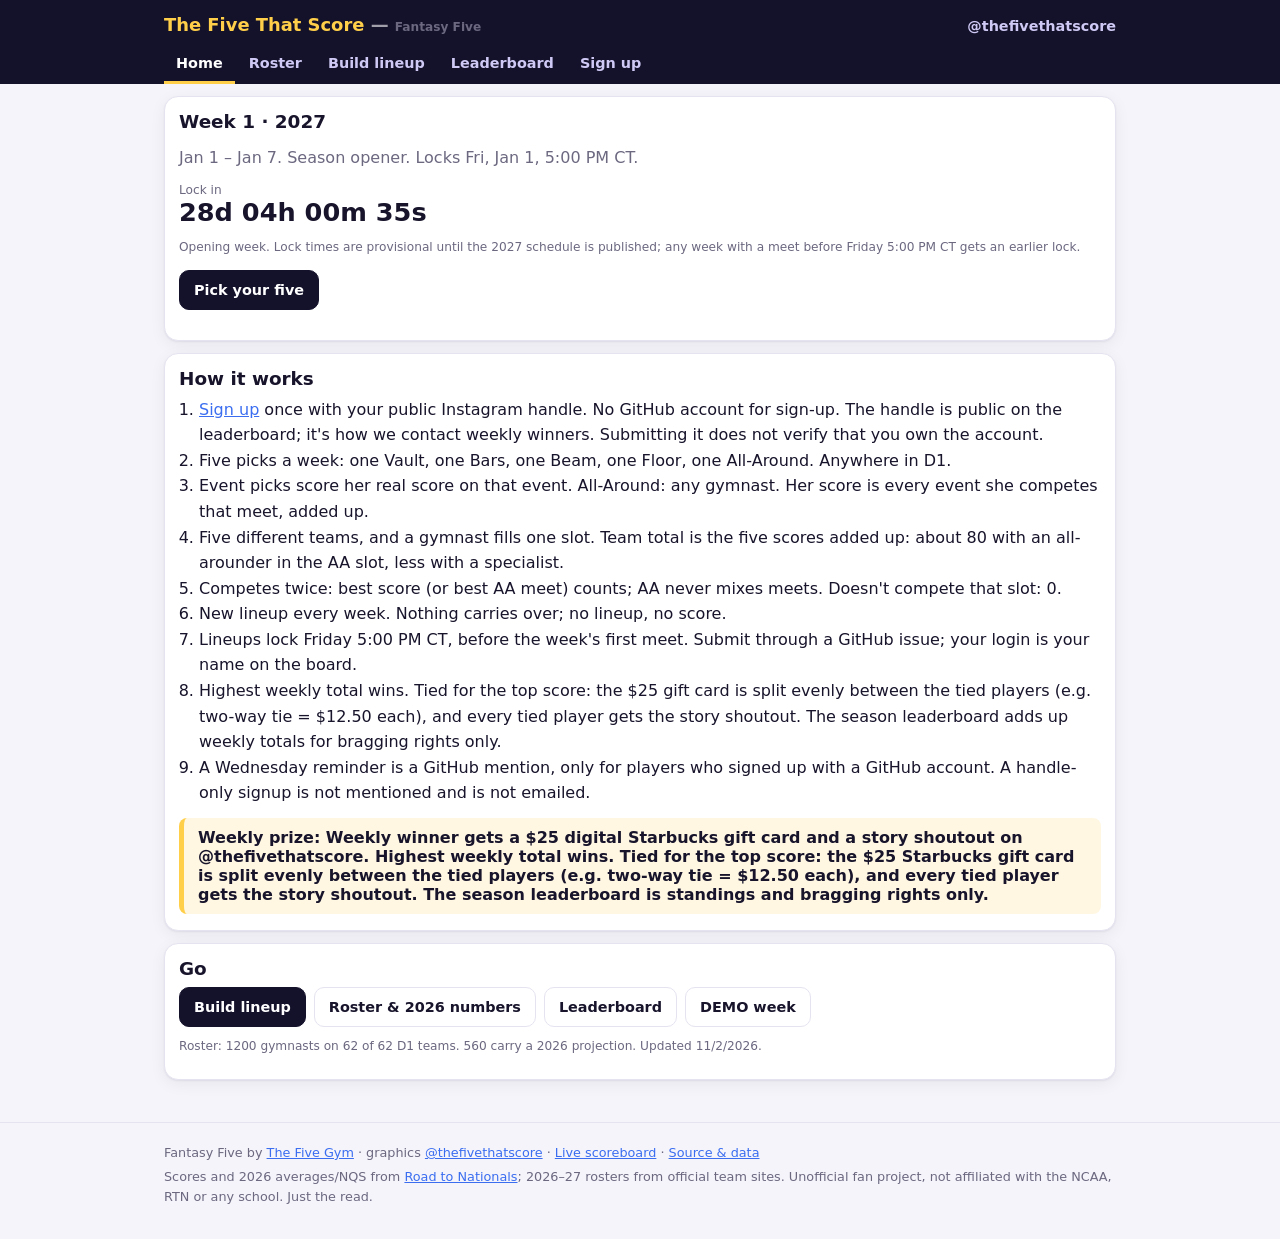
<file: index.html>
<!doctype html>
<html lang="en">
<head>
<meta charset="utf-8">
<meta name="viewport" content="width=device-width, initial-scale=1, viewport-fit=cover">
<title>Fantasy Five — The Five That Score</title>
<meta name="description" content="Fantasy Five: five picks a week, one each on Vault, Bars, Beam, Floor and All-Around, from the NCAA D1 women's gymnastics season. By The Five That Score. Just the read.">
<link rel="canonical" href="https://thefivegym.github.io/fantasy-five/">
<meta property="og:type" content="website">
<meta property="og:site_name" content="Fantasy Five">
<meta property="og:url" content="https://thefivegym.github.io/fantasy-five/">
<meta property="og:title" content="Fantasy Five — The Five That Score">
<meta property="og:description" content="5 picks a week: Vault, Bars, Beam, Floor + one All-Around. Any D1 gymnast, five different teams. Weekly prize: $25 Starbucks gift card + story shoutout. Starts January. Just the read.">
<meta property="og:image" content="https://thefivegym.github.io/fantasy-five/assets/promo/fantasy-five-card-1200x630.png">
<meta property="og:image:secure_url" content="https://thefivegym.github.io/fantasy-five/assets/promo/fantasy-five-card-1200x630.png">
<meta property="og:image:type" content="image/png">
<meta property="og:image:width" content="1200">
<meta property="og:image:height" content="630">
<meta property="og:image:alt" content="Fantasy Five by The Five That Score: 5 picks a week, Vault, Bars, Beam, Floor plus one All-Around. Any D1 gymnast, five different teams. Weekly prize: $25 Starbucks gift card + a story shoutout. Starts January. thefivegym.github.io/fantasy-five">
<meta name="twitter:card" content="summary_large_image">
<meta name="twitter:site" content="@thefivethatscore">
<meta name="twitter:title" content="Fantasy Five — The Five That Score">
<meta name="twitter:description" content="5 picks a week: Vault, Bars, Beam, Floor + one All-Around. Any D1 gymnast, five different teams. Weekly prize: $25 Starbucks gift card + story shoutout. Starts January. Just the read.">
<meta name="twitter:image" content="https://thefivegym.github.io/fantasy-five/assets/promo/fantasy-five-card-1200x630.png">
<meta name="twitter:image:alt" content="Fantasy Five by The Five That Score: 5 picks a week, Vault, Bars, Beam, Floor plus one All-Around. Any D1 gymnast, five different teams. Weekly prize: $25 Starbucks gift card + a story shoutout. Starts January. thefivegym.github.io/fantasy-five">
<meta name="theme-color" content="#14112b">
<link rel="icon" href="data:image/svg+xml,%3Csvg xmlns='http://www.w3.org/2000/svg' viewBox='0 0 64 64'%3E%3Crect width='64' height='64' rx='14' fill='%2314112b'/%3E%3Ctext x='32' y='44' font-family='Arial,sans-serif' font-size='34' font-weight='700' text-anchor='middle' fill='%23ffcf4a'%3E5%3C/text%3E%3C/svg%3E">
<link rel="stylesheet" href="assets/style.css">
<script src="assets/common.js"></script>
</head>
<body>
<main class="wrap">
  <div id="banner" class="banner" hidden></div>
  <section class="card" id="week">
    <p class="muted">Loading the week…</p>
  </section>
  <section class="card">
    <h2>How it works</h2>
    <ol class="rules">
      <li><a href="signup.html">Sign up</a> once with your public Instagram handle. No GitHub account for sign-up. The handle is public on the leaderboard; it's how we contact weekly winners. Submitting it does not verify that you own the account.</li>
      <li>Five picks a week: one Vault, one Bars, one Beam, one Floor, one All-Around. Anywhere in D1.</li>
      <li>Event picks score her real score on that event. All-Around: any gymnast. Her score is every event she competes that meet, added up.</li>
      <li>Five different teams, and a gymnast fills one slot. Team total is the five scores added up: about 80 with an all-arounder in the AA slot, less with a specialist.</li>
      <li>Competes twice: best score (or best AA meet) counts; AA never mixes meets. Doesn't compete that slot: 0.</li>
      <li>New lineup every week. Nothing carries over; no lineup, no score.</li>
      <li>Lineups lock Friday 5:00 PM CT, before the week's first meet. Submit through a GitHub issue; your login is your name on the board.</li>
      <li>Highest weekly total wins. Tied for the top score: the $25 gift card is split evenly between the tied players (e.g. two-way tie = $12.50 each), and every tied player gets the story shoutout. The season leaderboard adds up weekly totals for bragging rights only.</li>
      <li>A Wednesday reminder is a GitHub mention, only for players who signed up with a GitHub account. A handle-only signup is not mentioned and is not emailed.</li>
    </ol>
    <p class="prize-line"><b>Weekly prize:</b> Weekly winner gets a $25 digital Starbucks gift card and a story shoutout on @thefivethatscore. Highest weekly total wins. Tied for the top score: the $25 Starbucks gift card is split evenly between the tied players (e.g. two-way tie = $12.50 each), and every tied player gets the story shoutout. The season leaderboard is standings and bragging rights only.</p>
  </section>
  <section class="card">
    <h2>Go</h2>
    <div class="links">
      <a class="btn primary" href="build.html">Build lineup</a>
      <a class="btn" href="roster.html">Roster &amp; 2026 numbers</a>
      <a class="btn" href="leaderboard.html">Leaderboard</a>
      <a class="btn" id="demo-link" href="leaderboard.html?season=demo">DEMO week</a>
    </div>
    <p class="sub" id="roster-meta"></p>
  </section>
</main>
<script>
FF.chrome('index.html');
(async () => {
  const s = await FF.season();
  const el = document.getElementById('week');
  const w = FF.openWeek(s);
  const g = await FF.gymnasts();
  document.getElementById('roster-meta').textContent = `Roster: ${g.gymnasts.length} gymnasts on ${g.coverage.teams_with_roster} of ${g.coverage.teams_total} D1 teams. ${g.coverage.with_projection} carry a 2026 projection. Updated ${new Date(g.generated_at).toLocaleDateString('en-US', { timeZone: 'America/Chicago' })}.`;
  if (!w) { el.innerHTML = `<h2>${FF.esc(s.season)} season</h2><p>No open week. The season is over or between weeks.</p>`; return; }
  const before = s.weeks.filter(x => new Date(x.lock) < Date.now()).length === 0;
  el.innerHTML = `<h2>${FF.esc(w.label || 'Week ' + w.week)} · ${s.season}</h2>
    <p class="muted">${FF.fmtDate(w.start)} – ${FF.fmtDate(w.end)}. ${before ? 'Season opener.' : ''} Locks ${FF.fmtCT(w.lock)}.</p>
    <div class="kpi"><div><div class="sub">Lock in</div><div class="countdown" id="cd">—</div></div></div>
    ${w.note ? `<p class="sub">${FF.esc(w.note)}</p>` : ''}
    <p><a class="btn primary" href="build.html">Pick your five</a></p>`;
  const cd = document.getElementById('cd');
  const tick = () => { cd.textContent = FF.countdown(new Date(w.lock) - Date.now()); };
  tick(); setInterval(tick, 1000);
})().catch(e => { const b = document.getElementById('banner'); b.hidden = false; b.className = 'banner err'; b.textContent = 'Could not load data: ' + e.message; });
</script>
</body>
</html>
</file>
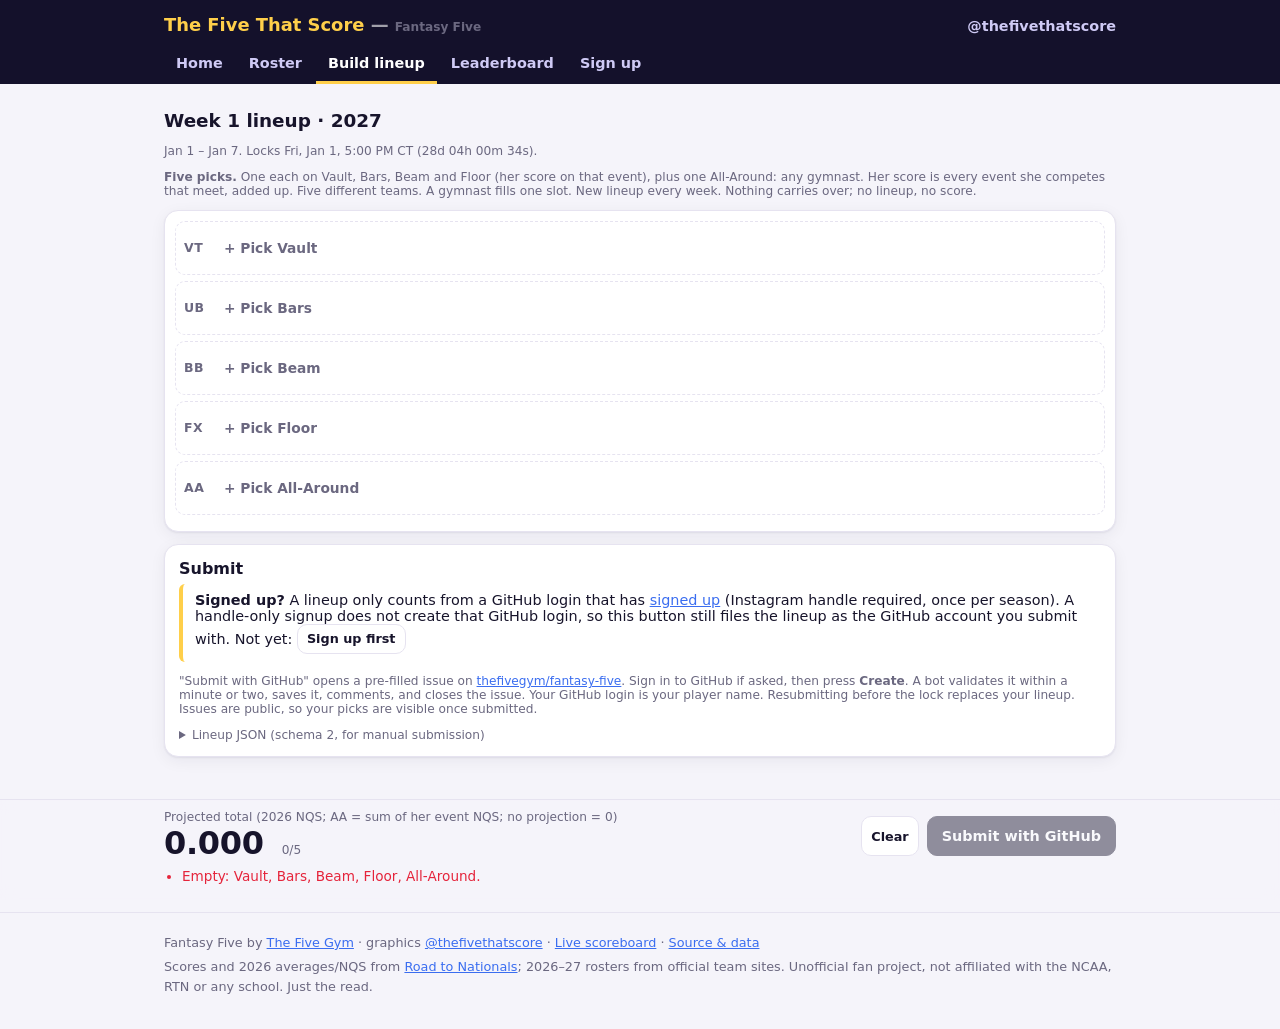
<file: build.html>
<!doctype html>
<html lang="en">
<head>
<meta charset="utf-8">
<meta name="viewport" content="width=device-width, initial-scale=1, viewport-fit=cover">
<title>Build lineup — Fantasy Five</title>
<meta name="description" content="Fantasy Five: five picks a week, one each on Vault, Bars, Beam, Floor and All-Around, from the NCAA D1 women's gymnastics season. By The Five That Score. Just the read.">
<link rel="canonical" href="https://thefivegym.github.io/fantasy-five/build.html">
<meta property="og:type" content="website">
<meta property="og:site_name" content="Fantasy Five">
<meta property="og:url" content="https://thefivegym.github.io/fantasy-five/build.html">
<meta property="og:title" content="Build lineup — Fantasy Five">
<meta property="og:description" content="Build this week&#x27;s lineup: Vault, Bars, Beam, Floor + one All-Around. Any D1 gymnast, five different teams. Locks Friday 5 PM CT. Just the read.">
<meta property="og:image" content="https://thefivegym.github.io/fantasy-five/assets/promo/fantasy-five-card-1200x630.png">
<meta property="og:image:secure_url" content="https://thefivegym.github.io/fantasy-five/assets/promo/fantasy-five-card-1200x630.png">
<meta property="og:image:type" content="image/png">
<meta property="og:image:width" content="1200">
<meta property="og:image:height" content="630">
<meta property="og:image:alt" content="Fantasy Five by The Five That Score: 5 picks a week, Vault, Bars, Beam, Floor plus one All-Around. Any D1 gymnast, five different teams. Weekly prize: $25 Starbucks gift card + a story shoutout. Starts January. thefivegym.github.io/fantasy-five">
<meta name="twitter:card" content="summary_large_image">
<meta name="twitter:site" content="@thefivethatscore">
<meta name="twitter:title" content="Build lineup — Fantasy Five">
<meta name="twitter:description" content="Build this week&#x27;s lineup: Vault, Bars, Beam, Floor + one All-Around. Any D1 gymnast, five different teams. Locks Friday 5 PM CT. Just the read.">
<meta name="twitter:image" content="https://thefivegym.github.io/fantasy-five/assets/promo/fantasy-five-card-1200x630.png">
<meta name="twitter:image:alt" content="Fantasy Five by The Five That Score: 5 picks a week, Vault, Bars, Beam, Floor plus one All-Around. Any D1 gymnast, five different teams. Weekly prize: $25 Starbucks gift card + a story shoutout. Starts January. thefivegym.github.io/fantasy-five">
<meta name="theme-color" content="#14112b">
<link rel="icon" href="data:image/svg+xml,%3Csvg xmlns='http://www.w3.org/2000/svg' viewBox='0 0 64 64'%3E%3Crect width='64' height='64' rx='14' fill='%2314112b'/%3E%3Ctext x='32' y='44' font-family='Arial,sans-serif' font-size='34' font-weight='700' text-anchor='middle' fill='%23ffcf4a'%3E5%3C/text%3E%3C/svg%3E">
<link rel="stylesheet" href="assets/style.css">
<script src="assets/common.js"></script>
</head>
<body>
<main class="wrap">
  <div id="banner" class="banner" hidden></div>
  <h2 id="title">Build lineup</h2>
  <p class="sub" id="wkline"></p>
  <p class="sub"><b>Five picks.</b> One each on Vault, Bars, Beam and Floor (her score on that event), plus one All-Around: any gymnast. Her score is every event she competes that meet, added up. Five different teams. A gymnast fills one slot. New lineup every week. Nothing carries over; no lineup, no score.</p>
  <div class="card" style="padding:10px" id="board"></div>
  <div class="card" style="margin-top:12px">
    <h3>Submit</h3>
    <p class="signup-note"><b>Signed up?</b> A lineup only counts from a GitHub login that has <a href="signup.html">signed up</a> (Instagram handle required, once per season). A handle-only signup does not create that GitHub login, so this button still files the lineup as the GitHub account you submit with. Not yet: <a class="btn small" href="signup.html">Sign up first</a></p>
    <p class="sub">"Submit with GitHub" opens a pre-filled issue on <a href="https://github.com/thefivegym/fantasy-five/issues">thefivegym/fantasy-five</a>. Sign in to GitHub if asked, then press <b>Create</b>. A bot validates it within a minute or two, saves it, comments, and closes the issue. Your GitHub login is your player name. Resubmitting before the lock replaces your lineup. Issues are public, so your picks are visible once submitted.</p>
    <details><summary class="sub">Lineup JSON (schema 2, for manual submission)</summary><textarea class="json" id="json" readonly></textarea></details>
  </div>
</main>
<div class="sticky-bar"><div class="wrap">
  <div><div class="sub">Projected total (2026 NQS; AA = sum of her event NQS; no projection = 0)</div><div class="kpi"><span class="big" id="ptotal">0.000</span><span class="sub" id="filled">0/5</span></div></div>
  <div style="display:flex;gap:8px;flex-wrap:wrap">
    <button class="btn small" id="clear">Clear</button>
    <a class="btn primary" id="submit" href="#" aria-disabled="true">Submit with GitHub</a>
  </div>
</div><div class="wrap"><ul class="errors" id="errors"></ul></div></div>

<dialog class="picker" id="picker">
  <div class="ph">
    <div style="display:flex;justify-content:space-between;align-items:center;gap:8px"><b id="ptitle">Pick</b><button class="btn small" id="pclose">Close</button></div>
    <div class="controls" style="margin-bottom:0">
      <input type="search" id="pq" placeholder="Search name or team">
      <select id="pteam"><option value="">All teams</option></select>
    </div>
  </div>
  <div class="pl" id="plist"></div>
</dialog>
<script>
FF.chrome('build.html');
(async () => {
  const $ = id => document.getElementById(id);
  const s = await FF.season();
  const G = await FF.gymnasts();
  const C = await FF.config();
  const MAX_TEAM = C.MAX_PER_TEAM_PER_LINEUP, SCHEMA = C.LINEUP_SCHEMA, SLOTS = C.SLOTS;
  const teams = (await FF.json('data/teams.json')).teams.filter(t => t.roster_count);
  teams.forEach(t => $('pteam').insertAdjacentHTML('beforeend', `<option value="${FF.esc(t.id)}">${FF.esc(t.name)}</option>`));
  const w = FF.openWeek(s);
  if (!w) $('wkline').textContent = 'No week is open for lineups right now.';
  else {
    $('title').textContent = `${w.label || 'Week ' + w.week} lineup · ${s.season}`;
    const tick = () => { $('wkline').textContent = `${FF.fmtDate(w.start)} – ${FF.fmtDate(w.end)}. Locks ${FF.fmtCT(w.lock)} (${FF.countdown(new Date(w.lock) - Date.now())}).`; };
    tick(); setInterval(tick, 1000);
  }
  const PREFIX = `ff5v${SCHEMA}:lineup:${s.season}:`;
  const KEY = PREFIX + (w ? w.week : 'none');
  let L = null;
  try { L = JSON.parse(localStorage.getItem(KEY)); } catch {}
  // New lineup every week: never pre-fill from another week. Drop saved picks for other weeks of this season.
  try { Object.keys(localStorage).filter(k => k.startsWith(PREFIX) && k !== KEY).forEach(k => localStorage.removeItem(k)); } catch {}
  L = Object.fromEntries(SLOTS.map(k => [k, L && typeof L[k] === 'string' && G._byId[L[k]] ? L[k] : null]));
  const save = () => localStorage.setItem(KEY, JSON.stringify(L));
  const teamOf = id => G._byId[id]?.team;
  /** teams used by the other slots -> slot names */
  const usedTeams = (skip) => { const m = {}; for (const k of SLOTS) if (k !== skip && L[k]) (m[teamOf(L[k])] ||= []).push(k); return m; };

  function errors() {
    const e = [];
    const empty = SLOTS.filter(k => !L[k]);
    if (empty.length) e.push(`Empty: ${empty.map(k => FF.EV_NAME[k]).join(', ')}.`);
    const ids = {}; for (const k of SLOTS) if (L[k]) (ids[L[k]] ||= []).push(k);
    for (const [id, ks] of Object.entries(ids)) if (ks.length > 1) e.push(`${G._byId[id].name} is in ${ks.map(k => FF.EV_NAME[k]).join(' and ')}. One slot per gymnast.`);
    for (const [t, ks] of Object.entries(usedTeams(null))) if (ks.length > MAX_TEAM) e.push(`${FF.EV_NAME[ks[1]]}: already have one from ${t} (${FF.EV_NAME[ks[0]]}). Max ${MAX_TEAM} per team per lineup.`);
    if (!w) e.push('No open week.');
    else if (Date.now() >= new Date(w.lock)) e.push('This week is locked.');
    return e;
  }
  function render() {
    let tot = 0, n = 0;
    const ut = usedTeams(null);
    $('board').innerHTML = SLOTS.map(k => {
      const id = L[k], g = id && G._byId[id];
      const label = `<span class="slotlab">${FF.EV_SHORT[k]}</span>`;
      if (!g) return `<button class="slot" data-k="${k}">${label}<span class="nm muted">+ Pick ${FF.EV_NAME[k]}</span></button>`;
      const p = FF.proj(g, k); tot += p || 0; n++;
      const clash = ut[g.team].length > MAX_TEAM || SLOTS.filter(x => L[x] === id).length > 1;
      return `<div class="slot filled${clash ? ' clash' : ''}" data-k="${k}" role="button" tabindex="0">${label}<span class="nm">${FF.esc(g.name)}<small>${FF.esc(g.team)}</small></span><span class="pj">${p == null ? FF.noProj(g, k) : (k === 'aa' ? FF.esc(FF.aaLabel(g)) : FF.f3(p))}</span><button class="x" data-x="${k}" aria-label="Remove">×</button></div>`;
    }).join('');
    $('ptotal').textContent = tot.toFixed(3);
    $('filled').textContent = `${n}/5`;
    const errs = errors();
    $('errors').innerHTML = errs.map(x => `<li>${FF.esc(x)}</li>`).join('');
    const payload = { game: 'fantasy-five', schema: SCHEMA, season: s.season, week: w ? w.week : null, lineup: L };
    $('json').value = JSON.stringify(payload);
    const a = $('submit');
    if (errs.length) { a.setAttribute('aria-disabled', 'true'); a.style.opacity = .45; a.removeAttribute('target'); a.href = '#'; }
    else {
      const lines = SLOTS.map(k => `${FF.EV_SHORT[k]}: ${G._byId[L[k]].name} (${G._byId[L[k]].team})`);
      const body = `<!-- Fantasy Five lineup (schema ${SCHEMA}). Press "Create" to submit. Don't edit the JSON block. -->\nSeason ${s.season} · ${w.label || 'Week ' + w.week} · locks ${FF.fmtCT(w.lock)}\n\n${lines.join('\n')}\n\n\`\`\`json\n${JSON.stringify(payload)}\n\`\`\`\n`;
      const title = `Lineup: ${s.season} week ${w.week}`;
      a.href = `https://github.com/${FF.REPO}/issues/new?template=lineup.md&labels=lineup&title=${encodeURIComponent(title)}&body=${encodeURIComponent(body)}`;
      a.target = '_blank'; a.rel = 'noopener'; a.setAttribute('aria-disabled', 'false'); a.style.opacity = 1;
    }
  }
  $('submit').addEventListener('click', e => { if ($('submit').getAttribute('aria-disabled') === 'true') e.preventDefault(); });
  $('clear').onclick = () => { if (confirm('Clear all 5 picks?')) { SLOTS.forEach(k => L[k] = null); save(); render(); } };

  let cur = null;
  $('board').addEventListener('click', e => {
    const x = e.target.closest('[data-x]');
    if (x) { L[x.dataset.x] = null; save(); render(); e.stopPropagation(); return; }
    const sl = e.target.closest('.slot'); if (!sl) return;
    cur = sl.dataset.k;
    $('ptitle').textContent = `${FF.EV_NAME[cur]}${cur === 'aa' ? ' · sorted by sum of her 2026 event NQS' : ''}`;
    $('pq').value = ''; plist(); $('picker').showModal(); $('pq').focus();
  });
  function blockReason(g) {
    const other = SLOTS.find(k => k !== cur && L[k] === g.id);
    if (other) return `already your ${FF.EV_NAME[other]} pick`;
    const ut = usedTeams(cur)[g.team];
    if (ut && ut.length >= MAX_TEAM) return `already have one from ${g.team} (${FF.EV_NAME[ut[0]]})`;
    return null;
  }
  function plist() {
    const q = $('pq').value.trim().toLowerCase(), team = $('pteam').value, k = cur;
    let rows = G.gymnasts.filter(g => (!team || g.team_id === team) && (!q || (g.name + ' ' + g.team).toLowerCase().includes(q)));
    rows.sort((a, b) => (FF.proj(b, k) ?? -1) - (FF.proj(a, k) ?? -1) || a.name.localeCompare(b.name));
    $('plist').innerHTML = rows.slice(0, 200).map(g => {
      const p = g.proj?.[k], why = blockReason(g);
      const nums = k === 'aa' ? (g.aa_proj ? `sum of event NQS: ${FF.esc(FF.aaLabel(g))}${p ? ` · RTN AA NQS ${FF.f3(p.nqs)}` : ''}` : FF.noProj(g, k))
        : p ? `avg ${FF.f3(p.avg)} · NQS ${FF.f3(p.nqs)} · high ${FF.f3(p.high)}` : FF.noProj(g, k);
      return `<button class="row" data-id="${FF.esc(g.id)}" ${why ? 'disabled' : ''}><span class="nm"><b>${FF.esc(g.name)}</b> <span class="sub">${FF.esc(g.team)}${g.class_year ? ' · ' + FF.esc(g.class_year) : ''}${why ? ' · ' + FF.esc(why) : ''}</span></span><span class="num sub">${nums}</span></button>`;
    }).join('') + (rows.length > 200 ? `<div class="sub" style="padding:10px">${rows.length - 200} more. Search to narrow.</div>` : '');
  }
  $('pq').addEventListener('input', plist); $('pteam').addEventListener('input', plist);
  $('plist').addEventListener('click', e => {
    const r = e.target.closest('.row'); if (!r || r.disabled) return;
    const g = G._byId[r.dataset.id], why = blockReason(g);
    if (why) { alert(`${FF.EV_NAME[cur]}: ${why}.`); return; }
    L[cur] = g.id; save(); render(); $('picker').close();
  });
  $('pclose').onclick = () => $('picker').close();
  render();
})().catch(e => { const b = document.getElementById('banner'); b.hidden = false; b.className = 'banner err'; b.textContent = 'Could not load data: ' + e.message; });
</script>
</body>
</html>
</file>
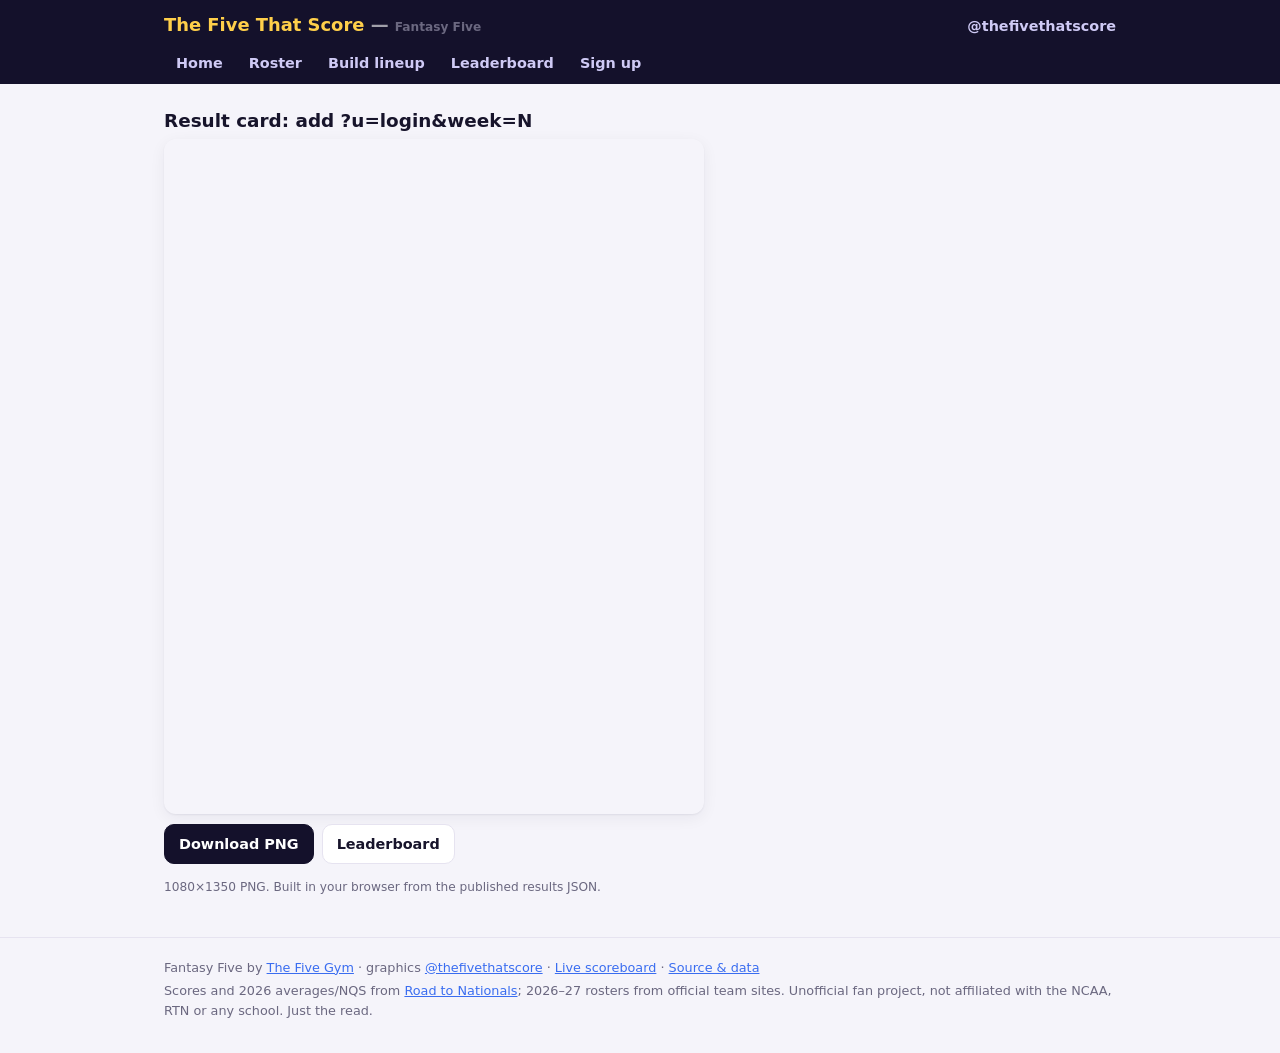
<file: card.html>
<!doctype html>
<html lang="en">
<head>
<meta charset="utf-8">
<meta name="viewport" content="width=device-width, initial-scale=1, viewport-fit=cover">
<title>Result card — Fantasy Five</title>
<meta name="description" content="Fantasy Five: five picks a week, one each on Vault, Bars, Beam, Floor and All-Around, from the NCAA D1 women's gymnastics season. By The Five That Score. Just the read.">
<link rel="canonical" href="https://thefivegym.github.io/fantasy-five/card.html">
<meta property="og:type" content="website">
<meta property="og:site_name" content="Fantasy Five">
<meta property="og:url" content="https://thefivegym.github.io/fantasy-five/card.html">
<meta property="og:title" content="Result card — Fantasy Five">
<meta property="og:description" content="A Fantasy Five weekly result: five picks, five scores, one total. Just the read.">
<meta property="og:image" content="https://thefivegym.github.io/fantasy-five/assets/promo/fantasy-five-card-1200x630.png">
<meta property="og:image:secure_url" content="https://thefivegym.github.io/fantasy-five/assets/promo/fantasy-five-card-1200x630.png">
<meta property="og:image:type" content="image/png">
<meta property="og:image:width" content="1200">
<meta property="og:image:height" content="630">
<meta property="og:image:alt" content="Fantasy Five by The Five That Score: 5 picks a week, Vault, Bars, Beam, Floor plus one All-Around. Any D1 gymnast, five different teams. Weekly prize: $25 Starbucks gift card + a story shoutout. Starts January. thefivegym.github.io/fantasy-five">
<meta name="twitter:card" content="summary_large_image">
<meta name="twitter:site" content="@thefivethatscore">
<meta name="twitter:title" content="Result card — Fantasy Five">
<meta name="twitter:description" content="A Fantasy Five weekly result: five picks, five scores, one total. Just the read.">
<meta name="twitter:image" content="https://thefivegym.github.io/fantasy-five/assets/promo/fantasy-five-card-1200x630.png">
<meta name="twitter:image:alt" content="Fantasy Five by The Five That Score: 5 picks a week, Vault, Bars, Beam, Floor plus one All-Around. Any D1 gymnast, five different teams. Weekly prize: $25 Starbucks gift card + a story shoutout. Starts January. thefivegym.github.io/fantasy-five">
<meta name="theme-color" content="#14112b">
<link rel="icon" href="data:image/svg+xml,%3Csvg xmlns='http://www.w3.org/2000/svg' viewBox='0 0 64 64'%3E%3Crect width='64' height='64' rx='14' fill='%2314112b'/%3E%3Ctext x='32' y='44' font-family='Arial,sans-serif' font-size='34' font-weight='700' text-anchor='middle' fill='%23ffcf4a'%3E5%3C/text%3E%3C/svg%3E">
<link rel="stylesheet" href="assets/style.css">
<script src="assets/common.js"></script>
</head>
<body>
<main class="wrap">
  <div id="banner" class="banner" hidden></div>
  <h2 id="title">Result card</h2>
  <canvas id="c" class="cardcanvas" width="1080" height="1350" aria-label="Result card"></canvas>
  <p class="links" style="margin-top:10px"><button class="btn primary" id="dl">Download PNG</button><a class="btn" id="back" href="leaderboard.html">Leaderboard</a></p>
  <p class="sub">1080×1350 PNG. Built in your browser from the published results JSON.</p>
</main>
<script>
FF.chrome('');
(async () => {
  const $ = id => document.getElementById(id);
  const u = FF.q.get('u'), wk = FF.q.get('week');
  const s = await FF.season();
  FF.demoBanner(s, $('banner'));
  const sid = String(s.season);
  if (!u || !wk) { $('title').textContent = 'Result card: add ?u=login&week=N'; return; }
  const wr = await FF.json(`data/results/${sid}/${wk}.json`);
  const p = wr.players.find(x => x.login.toLowerCase() === u.toLowerCase());
  const w = s.weeks.find(x => String(x.week) === String(wk));
  if (!p) { $('title').textContent = `No result for ${u} in week ${wk}.`; return; }
  $('back').href = FF.playerUrl(p.login, s);
  const demo = FF.isDemo(s);
  $('title').textContent = `${p.login} · ${demo ? 'DEMO · ' : ''}${w.label || 'Week ' + wk}`;
  const c = $('c'), x = c.getContext('2d');
  const W = 1080, H = 1350, F = 'system-ui, -apple-system, "Segoe UI", Roboto, Arial, sans-serif';
  const navy = '#14112b', gold = '#ffcf4a', ink = '#f1effa', mute = '#a29fb8', line = '#2c2847';
  x.fillStyle = navy; x.fillRect(0, 0, W, H);
  const font = (w, sz) => (x.font = `${w} ${sz}px ${F}`);
  const fit = (t, max) => { let s = t; while (x.measureText(s).width > max && s.length > 3) s = s.slice(0, -2); return s === t ? t : s.trimEnd() + '…'; };
  // header
  x.fillStyle = gold; x.fillRect(64, 64, 10, 92);
  font(800, 40); x.fillStyle = gold; x.fillText('FANTASY FIVE', 96, 102);
  font(600, 30); x.fillStyle = mute; x.fillText(`${demo ? 'DEMO · 2026 scores · ' : sid + ' · '}${w.label || 'Week ' + wk}`, 96, 148);
  if (demo) { x.save(); x.translate(W - 64, 64); x.fillStyle = gold; x.beginPath(); x.roundRect(-150, 0, 150, 52, 10); x.fill(); font(900, 30); x.fillStyle = navy; x.textAlign = 'center'; x.fillText('DEMO', -75, 37); x.restore(); }
  // player + total
  const ig = FF.igOf(await FF.players(), p.login);
  font(700, 56); x.fillStyle = ink; x.fillText(fit(p.login, ig ? W - 128 - 420 : W - 128), 64, 262);
  if (ig) { x.textAlign = 'right'; font(600, 32); x.fillStyle = mute; x.fillText(fit('IG @' + ig, 400), W - 64, 262); x.textAlign = 'left'; }
  font(900, 150); x.fillStyle = gold; x.fillText(Number(p.total).toFixed(3), 58, 420);
  font(600, 32); x.fillStyle = mute; x.fillText(`Rank ${p.rank} of ${wr.players.length} · 4 events + AA · 5 teams`, 64, 474);
  // five rows: VT, UB, BB, FX, AA
  const top = 540, rowH = 118, left = 64, right = W - 64;
  FF.SLOTS.forEach((k, i) => {
    const sl = p.slots[k], y = top + i * rowH;
    x.strokeStyle = line; x.lineWidth = 2; x.beginPath(); x.roundRect(left, y, right - left, rowH - 16, 18); x.stroke();
    font(900, 34); x.fillStyle = gold; x.fillText(FF.EV_SHORT[k], left + 28, y + 64);
    font(700, 34); x.fillStyle = sl.competed ? ink : mute; x.fillText(fit(sl.name, 560), left + 130, y + 52);
    font(500, 24); x.fillStyle = mute; x.fillText(fit((sl.team || '') + (k === 'aa' && sl.events?.length ? ' · ' + sl.events.map(e => FF.EV_SHORT[e]).join('+') : ''), 560), left + 130, y + 84);
    x.textAlign = 'right'; font(800, 44); x.fillStyle = sl.competed ? ink : '#e5243b';
    x.fillText(sl.competed ? Number(sl.score).toFixed(3) : '0 DNC', right - 28, y + 66); x.textAlign = 'left';
  });
  // footer
  x.fillStyle = line; x.fillRect(64, H - 112, W - 128, 2);
  font(700, 30); x.fillStyle = ink; x.fillText('@thefivethatscore', 64, H - 60);
  x.textAlign = 'right'; font(600, 28); x.fillStyle = mute; x.fillText('Just the read.', W - 64, H - 60); x.textAlign = 'left';
  $('dl').onclick = () => c.toBlob(b => { const a = document.createElement('a'); a.href = URL.createObjectURL(b); a.download = `fantasy-five-${sid}-w${wk}-${p.login}.png`; a.click(); });
})().catch(e => { const b = document.getElementById('banner'); b.hidden = false; b.className = 'banner err'; b.textContent = 'Could not load data: ' + e.message; });
</script>
</body>
</html>
</file>
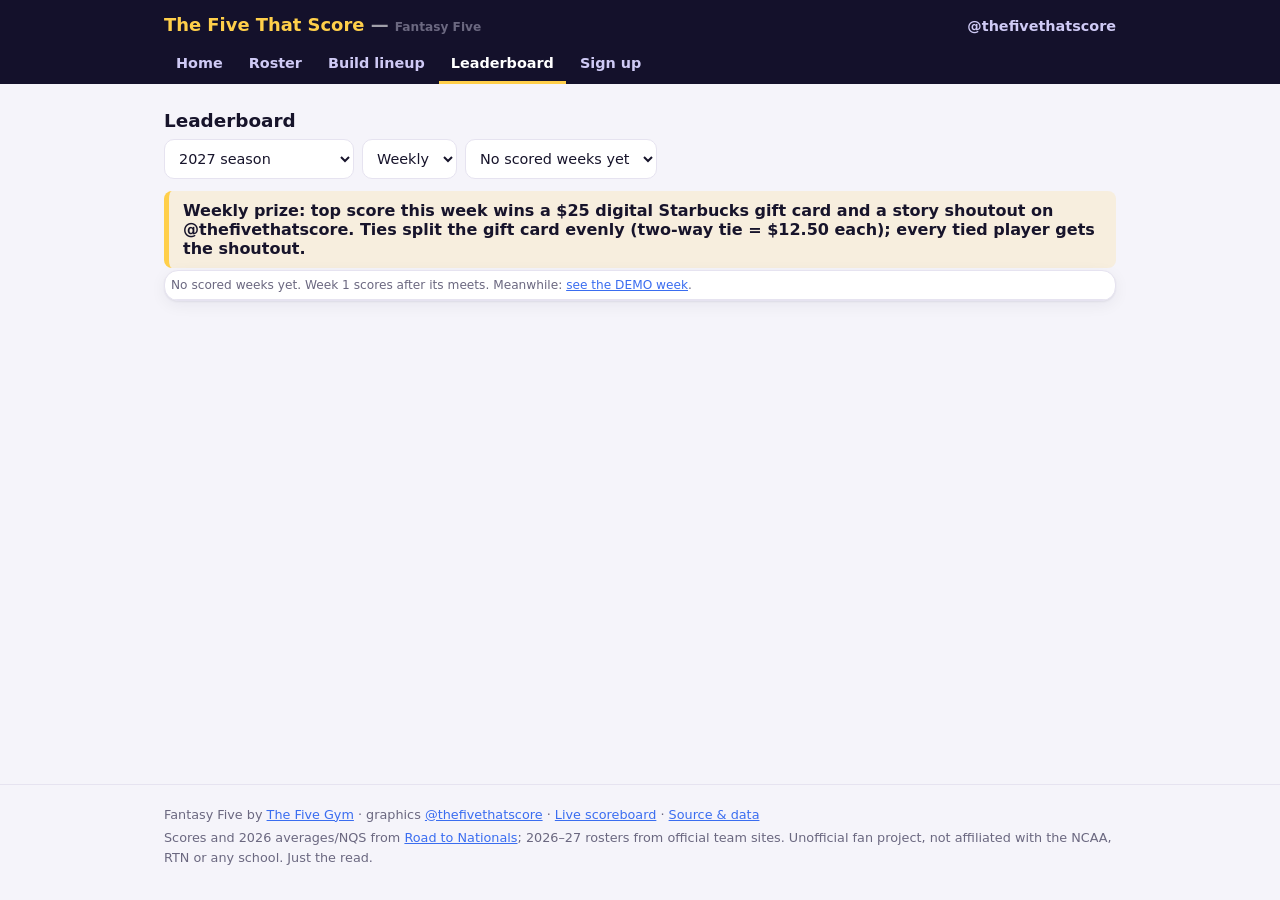
<file: leaderboard.html>
<!doctype html>
<html lang="en">
<head>
<meta charset="utf-8">
<meta name="viewport" content="width=device-width, initial-scale=1, viewport-fit=cover">
<title>Leaderboard — Fantasy Five</title>
<meta name="description" content="Fantasy Five: five picks a week, one each on Vault, Bars, Beam, Floor and All-Around, from the NCAA D1 women's gymnastics season. By The Five That Score. Just the read.">
<link rel="canonical" href="https://thefivegym.github.io/fantasy-five/leaderboard.html">
<meta property="og:type" content="website">
<meta property="og:site_name" content="Fantasy Five">
<meta property="og:url" content="https://thefivegym.github.io/fantasy-five/leaderboard.html">
<meta property="og:title" content="Leaderboard — Fantasy Five">
<meta property="og:description" content="Weekly and season standings for Fantasy Five. Top score each week wins a $25 Starbucks gift card + story shoutout. Just the read.">
<meta property="og:image" content="https://thefivegym.github.io/fantasy-five/assets/promo/fantasy-five-card-1200x630.png">
<meta property="og:image:secure_url" content="https://thefivegym.github.io/fantasy-five/assets/promo/fantasy-five-card-1200x630.png">
<meta property="og:image:type" content="image/png">
<meta property="og:image:width" content="1200">
<meta property="og:image:height" content="630">
<meta property="og:image:alt" content="Fantasy Five by The Five That Score: 5 picks a week, Vault, Bars, Beam, Floor plus one All-Around. Any D1 gymnast, five different teams. Weekly prize: $25 Starbucks gift card + a story shoutout. Starts January. thefivegym.github.io/fantasy-five">
<meta name="twitter:card" content="summary_large_image">
<meta name="twitter:site" content="@thefivethatscore">
<meta name="twitter:title" content="Leaderboard — Fantasy Five">
<meta name="twitter:description" content="Weekly and season standings for Fantasy Five. Top score each week wins a $25 Starbucks gift card + story shoutout. Just the read.">
<meta name="twitter:image" content="https://thefivegym.github.io/fantasy-five/assets/promo/fantasy-five-card-1200x630.png">
<meta name="twitter:image:alt" content="Fantasy Five by The Five That Score: 5 picks a week, Vault, Bars, Beam, Floor plus one All-Around. Any D1 gymnast, five different teams. Weekly prize: $25 Starbucks gift card + a story shoutout. Starts January. thefivegym.github.io/fantasy-five">
<meta name="theme-color" content="#14112b">
<link rel="icon" href="data:image/svg+xml,%3Csvg xmlns='http://www.w3.org/2000/svg' viewBox='0 0 64 64'%3E%3Crect width='64' height='64' rx='14' fill='%2314112b'/%3E%3Ctext x='32' y='44' font-family='Arial,sans-serif' font-size='34' font-weight='700' text-anchor='middle' fill='%23ffcf4a'%3E5%3C/text%3E%3C/svg%3E">
<link rel="stylesheet" href="assets/style.css">
<script src="assets/common.js"></script>
</head>
<body>
<main class="wrap">
  <div id="banner" class="banner" hidden></div>
  <h2 id="title">Leaderboard</h2>
  <div class="controls">
    <select id="season" aria-label="Season"></select>
    <select id="view" aria-label="View"><option value="week">Weekly</option><option value="season">Season</option></select>
    <select id="week" aria-label="Week"></select>
  </div>
  <div class="count" id="meta"></div>
  <p class="prize-line" id="prizenote" hidden></p>
  <div class="card tscroll" style="padding:0"><table class="t" id="tbl"><thead></thead><tbody></tbody></table></div>
</main>
<script>
FF.chrome('leaderboard.html');
(async () => {
  const $ = id => document.getElementById(id);
  const { main, demo } = await FF.seasons();
  const s = await FF.season();
  $('season').innerHTML = `<option value="${main.season}">${main.season} season</option>` + (demo ? `<option value="${FF.esc(demo.season)}">DEMO (2026 scores)</option>` : '');
  $('season').value = s.season;
  $('season').onchange = () => { location.search = $('season').value === String(main.season) ? '' : `?season=${$('season').value}`; };
  FF.demoBanner(s, $('banner'));
  const sid = String(s.season);
  const lb = await FF.json(`data/leaderboard/${sid}.json`, { weeks: [], players: [] });
  const weeks = s.weeks.filter(w => lb.weeks.includes(w.week));
  $('week').innerHTML = weeks.length ? weeks.map(w => `<option value="${w.week}">${FF.esc(w.label || 'Week ' + w.week)}</option>`).join('') : '<option value="">No scored weeks yet</option>';
  $('week').value = FF.q.get('week') || (weeks.at(-1)?.week ?? '');
  $('view').value = FF.q.get('view') || 'week';
  async function render() {
    const view = $('view').value;
    $('week').hidden = view !== 'week';
    const pn = $('prizenote'); pn.hidden = FF.isDemo(s);
    pn.innerHTML = view === 'season' ? 'Season standings: bragging rights only. No prize. The prize is weekly.'
      : '<b>Weekly prize:</b> top score this week wins a $25 digital Starbucks gift card and a story shoutout on @thefivethatscore. Ties split the gift card evenly (two-way tie = $12.50 each); every tied player gets the shoutout.';
    const thead = document.querySelector('#tbl thead'), tbody = document.querySelector('#tbl tbody');
    if (view === 'season') {
      $('title').textContent = `Season leaderboard · ${FF.isDemo(s) ? 'DEMO' : sid}`;
      $('meta').textContent = `${lb.players.length} players · ${lb.weeks.length} scored week(s) · sum of weekly totals`;
      thead.innerHTML = `<tr><th class="n">#</th><th>Player</th><th class="n">Weeks</th><th class="n">Best</th><th class="n">Total</th></tr>`;
      const P = await FF.players();
      tbody.innerHTML = lb.players.map(p => `<tr><td class="n">${p.rank}</td><td><a href="${FF.playerUrl(p.login, s)}">${FF.esc(p.login)}</a>${FF.igOf(P, p.login) ? ` <span class="sub">${FF.igLink(FF.igOf(P, p.login))}</span>` : ''}</td><td class="n">${p.weeks_played}</td><td class="n">${FF.fTot(p.best_week?.total)}</td><td class="n"><b>${FF.fTot(p.total)}</b></td></tr>`).join('') || `<tr><td colspan="5" class="sub">No scored weeks yet. The first 2027 week scores after its meets.</td></tr>`;
      return;
    }
    const wk = $('week').value;
    if (!wk) { thead.innerHTML = ''; tbody.innerHTML = `<tr><td class="sub">No scored weeks yet. Week 1 scores after its meets. Meanwhile: <a href="leaderboard.html?season=demo">see the DEMO week</a>.</td></tr>`; $('meta').textContent = ''; return; }
    const r = await FF.json(`data/results/${sid}/${wk}.json`);
    const w = s.weeks.find(x => String(x.week) === String(wk));
    $('title').textContent = `${FF.isDemo(s) ? 'DEMO · ' : ''}${w.label || 'Week ' + wk} · weekly`;
    $('meta').textContent = `${r.players.length} lineups · scores ${r.scores_status}${r.scores_generated_at ? ' as of ' + FF.fmtCT(r.scores_generated_at) : ''} · multi-meet rule: ${r.mode}`;
    thead.innerHTML = `<tr><th class="n">#</th><th>Player</th>${FF.SLOTS.map(e => `<th class="n">${FF.EV_SHORT[e]}</th>`).join('')}<th class="n">Total</th><th></th></tr>`;
    const P = await FF.players();
    tbody.innerHTML = r.players.map(p => `<tr><td class="n">${p.rank}</td><td><a href="${FF.playerUrl(p.login, s)}">${FF.esc(p.login)}</a>${FF.igOf(P, p.login) ? ` <span class="sub">${FF.igLink(FF.igOf(P, p.login))}</span>` : ''}</td>${FF.SLOTS.map(e => `<td class="n" title="${FF.esc(p.slots[e].name)} (${FF.esc(p.slots[e].team || '')})">${p.slots[e].competed ? FF.f3(p.slots[e].score) : '<span class="pill zero">0</span>'}</td>`).join('')}<td class="n"><b>${FF.fTot(p.total)}</b></td><td><a class="btn small" href="${FF.cardUrl(p.login, wk, s)}">Card</a></td></tr>`).join('') || `<tr><td colspan="9" class="sub">No lineups.</td></tr>`;
  }
  $('view').onchange = render; $('week').onchange = render;
  render();
})().catch(e => { const b = document.getElementById('banner'); b.hidden = false; b.className = 'banner err'; b.textContent = 'Could not load data: ' + e.message; });
</script>
</body>
</html>
</file>
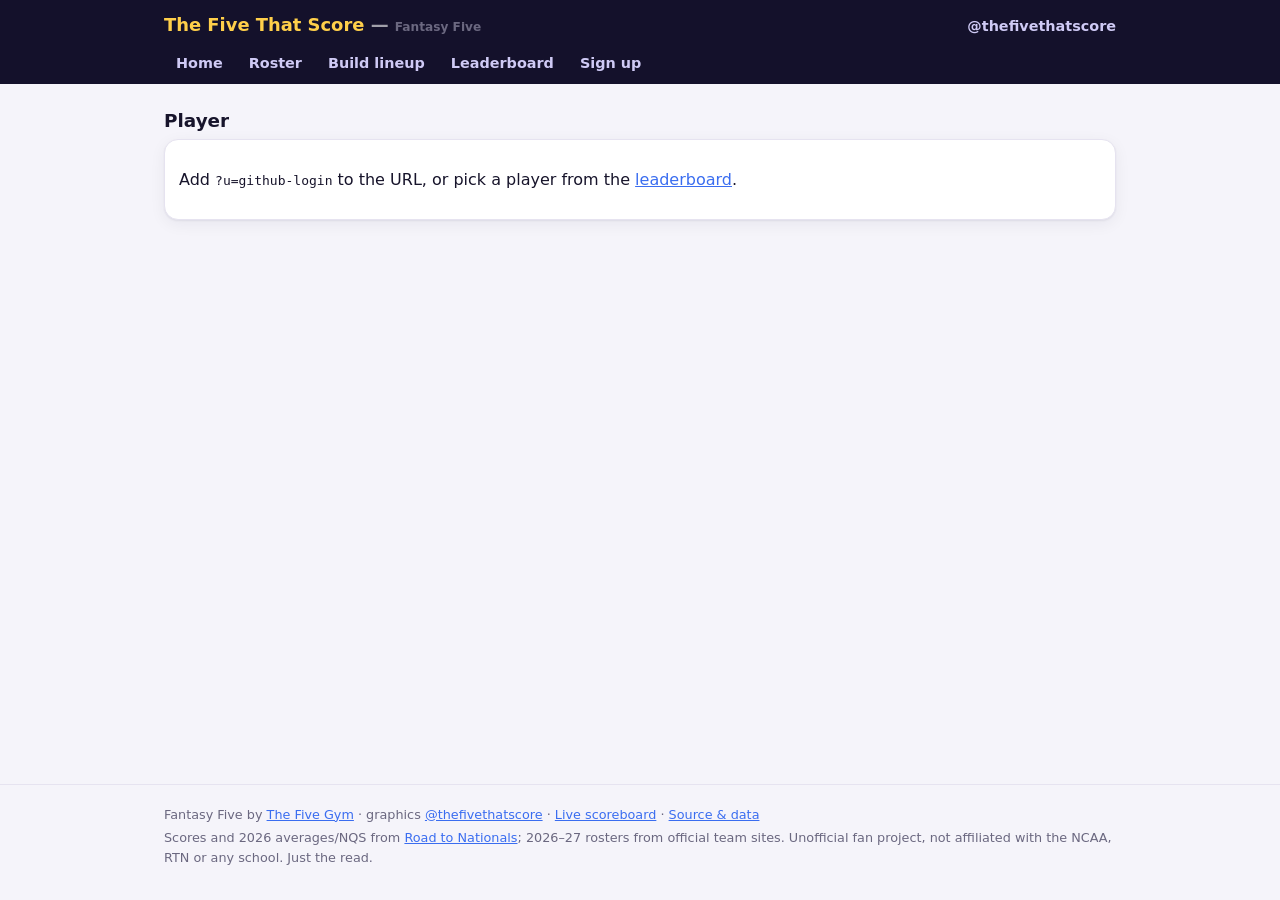
<file: player.html>
<!doctype html>
<html lang="en">
<head>
<meta charset="utf-8">
<meta name="viewport" content="width=device-width, initial-scale=1, viewport-fit=cover">
<title>Player — Fantasy Five</title>
<meta name="description" content="Fantasy Five: five picks a week, one each on Vault, Bars, Beam, Floor and All-Around, from the NCAA D1 women's gymnastics season. By The Five That Score. Just the read.">
<link rel="canonical" href="https://thefivegym.github.io/fantasy-five/player.html">
<meta property="og:type" content="website">
<meta property="og:site_name" content="Fantasy Five">
<meta property="og:url" content="https://thefivegym.github.io/fantasy-five/player.html">
<meta property="og:title" content="Player — Fantasy Five">
<meta property="og:description" content="A Fantasy Five player&#x27;s lineups and scores, week by week. Just the read.">
<meta property="og:image" content="https://thefivegym.github.io/fantasy-five/assets/promo/fantasy-five-card-1200x630.png">
<meta property="og:image:secure_url" content="https://thefivegym.github.io/fantasy-five/assets/promo/fantasy-five-card-1200x630.png">
<meta property="og:image:type" content="image/png">
<meta property="og:image:width" content="1200">
<meta property="og:image:height" content="630">
<meta property="og:image:alt" content="Fantasy Five by The Five That Score: 5 picks a week, Vault, Bars, Beam, Floor plus one All-Around. Any D1 gymnast, five different teams. Weekly prize: $25 Starbucks gift card + a story shoutout. Starts January. thefivegym.github.io/fantasy-five">
<meta name="twitter:card" content="summary_large_image">
<meta name="twitter:site" content="@thefivethatscore">
<meta name="twitter:title" content="Player — Fantasy Five">
<meta name="twitter:description" content="A Fantasy Five player&#x27;s lineups and scores, week by week. Just the read.">
<meta name="twitter:image" content="https://thefivegym.github.io/fantasy-five/assets/promo/fantasy-five-card-1200x630.png">
<meta name="twitter:image:alt" content="Fantasy Five by The Five That Score: 5 picks a week, Vault, Bars, Beam, Floor plus one All-Around. Any D1 gymnast, five different teams. Weekly prize: $25 Starbucks gift card + a story shoutout. Starts January. thefivegym.github.io/fantasy-five">
<meta name="theme-color" content="#14112b">
<link rel="icon" href="data:image/svg+xml,%3Csvg xmlns='http://www.w3.org/2000/svg' viewBox='0 0 64 64'%3E%3Crect width='64' height='64' rx='14' fill='%2314112b'/%3E%3Ctext x='32' y='44' font-family='Arial,sans-serif' font-size='34' font-weight='700' text-anchor='middle' fill='%23ffcf4a'%3E5%3C/text%3E%3C/svg%3E">
<link rel="stylesheet" href="assets/style.css">
<script src="assets/common.js"></script>
</head>
<body>
<main class="wrap">
  <div id="banner" class="banner" hidden></div>
  <h2 id="title">Player</h2>
  <div class="card" id="summary"></div>
  <div id="weeks"></div>
</main>
<script>
FF.chrome('');
(async () => {
  const $ = id => document.getElementById(id);
  const u = FF.q.get('u');
  const s = await FF.season();
  FF.demoBanner(s, $('banner'));
  if (!u) { $('title').textContent = 'Player'; $('summary').innerHTML = '<p>Add <code>?u=github-login</code> to the URL, or pick a player from the <a href="leaderboard.html">leaderboard</a>.</p>'; return; }
  const sid = String(s.season);
  const lb = await FF.json(`data/leaderboard/${sid}.json`, { weeks: [], players: [] });
  const me = lb.players.find(p => p.login.toLowerCase() === u.toLowerCase());
  const P = await FF.players();
  const ig = FF.igOf(P, me?.login || u);
  const prec = P[me?.login || u] || Object.entries(P).find(([k]) => k.toLowerCase() === String(me?.login || u).toLowerCase())?.[1];
  $('title').innerHTML = `${FF.esc(me?.login || u)} ${ig ? `<span class="sub" style="font-size:.8em">${FF.igLink(ig)}</span>` : ''} ${FF.isDemo(s) ? '<span class="demo-tag">DEMO</span>' : ''}`;
  document.title = `${me?.login || u} — Fantasy Five`;
  const gh = FF.isDemoLogin(u) ? '<span class="sub">Sample DEMO player, not a GitHub account.</span>'
    : prec?.auth === 'instagram' ? '<span class="sub">Signed up with a public Instagram handle. Owning that account is not verified.</span>'
    : `<a href="https://github.com/${encodeURIComponent(u)}" target="_blank" rel="noopener">github.com/${FF.esc(u)}</a>`;
  if (!me) { $('summary').innerHTML = `<p>No scored weeks for ${FF.esc(u)} in ${FF.isDemo(s) ? 'the DEMO' : sid}. ${gh}</p>`; return; }
  $('summary').innerHTML = `<div class="kpi"><div><div class="sub">Season total</div><div class="big">${FF.fTot(me.total)}</div></div><div><div class="sub">Season rank</div><div class="big">${me.rank}<span class="sub"> / ${lb.players.length}</span></div></div><div><div class="sub">Best week</div><div class="big">${FF.fTot(me.best_week?.total)}</div></div></div><p>${gh}</p>`;
  const rows = [];
  for (const wk of lb.weeks) {
    const wr = await FF.json(`data/results/${sid}/${wk}.json`);
    const p = wr.players.find(x => x.login === me.login);
    if (p) rows.push({ wk, wr, p, w: s.weeks.find(x => x.week === wk) });
  }
  const cell = sl => sl.competed ? FF.f3(sl.score) : '<span class="pill zero">DNC 0</span>';
  $('weeks').innerHTML = `<div class="card tscroll"><h3>Weekly history</h3><table class="t"><thead><tr><th>Week</th>${FF.SLOTS.map(e => `<th class="n">${FF.EV_SHORT[e]}</th>`).join('')}<th class="n">Total</th><th class="n">Rank</th><th></th></tr></thead><tbody>${rows.map(r => `<tr><td>${FF.esc(r.w?.label || 'Week ' + r.wk)}</td>${FF.SLOTS.map(e => `<td class="n">${cell(r.p.slots[e])}</td>`).join('')}<td class="n"><b>${FF.fTot(r.p.total)}</b></td><td class="n">${r.p.rank}/${r.wr.players.length}</td><td><a class="btn small" href="${FF.cardUrl(me.login, r.wk, s)}">Card</a></td></tr>`).join('')}</tbody></table></div>`
    + rows.slice().reverse().map(r => `<div class="card"><h3>${FF.esc(r.w?.label || 'Week ' + r.wk)} · ${FF.fTot(r.p.total)}</h3><table class="t">${FF.SLOTS.map(e => { const sl = r.p.slots[e]; return `<tr><td><b>${FF.EV_SHORT[e]}</b></td><td>${FF.esc(sl.name)}<div class="sub">${FF.esc(sl.team || '')}${e === 'aa' && sl.events?.length ? ' · ' + sl.events.map(x => FF.EV_SHORT[x]).join('+') : ''}</div></td><td class="n">${cell(sl)}</td></tr>`; }).join('')}</table></div>`).join('');
})().catch(e => { const b = document.getElementById('banner'); b.hidden = false; b.className = 'banner err'; b.textContent = 'Could not load data: ' + e.message; });
</script>
</body>
</html>
</file>
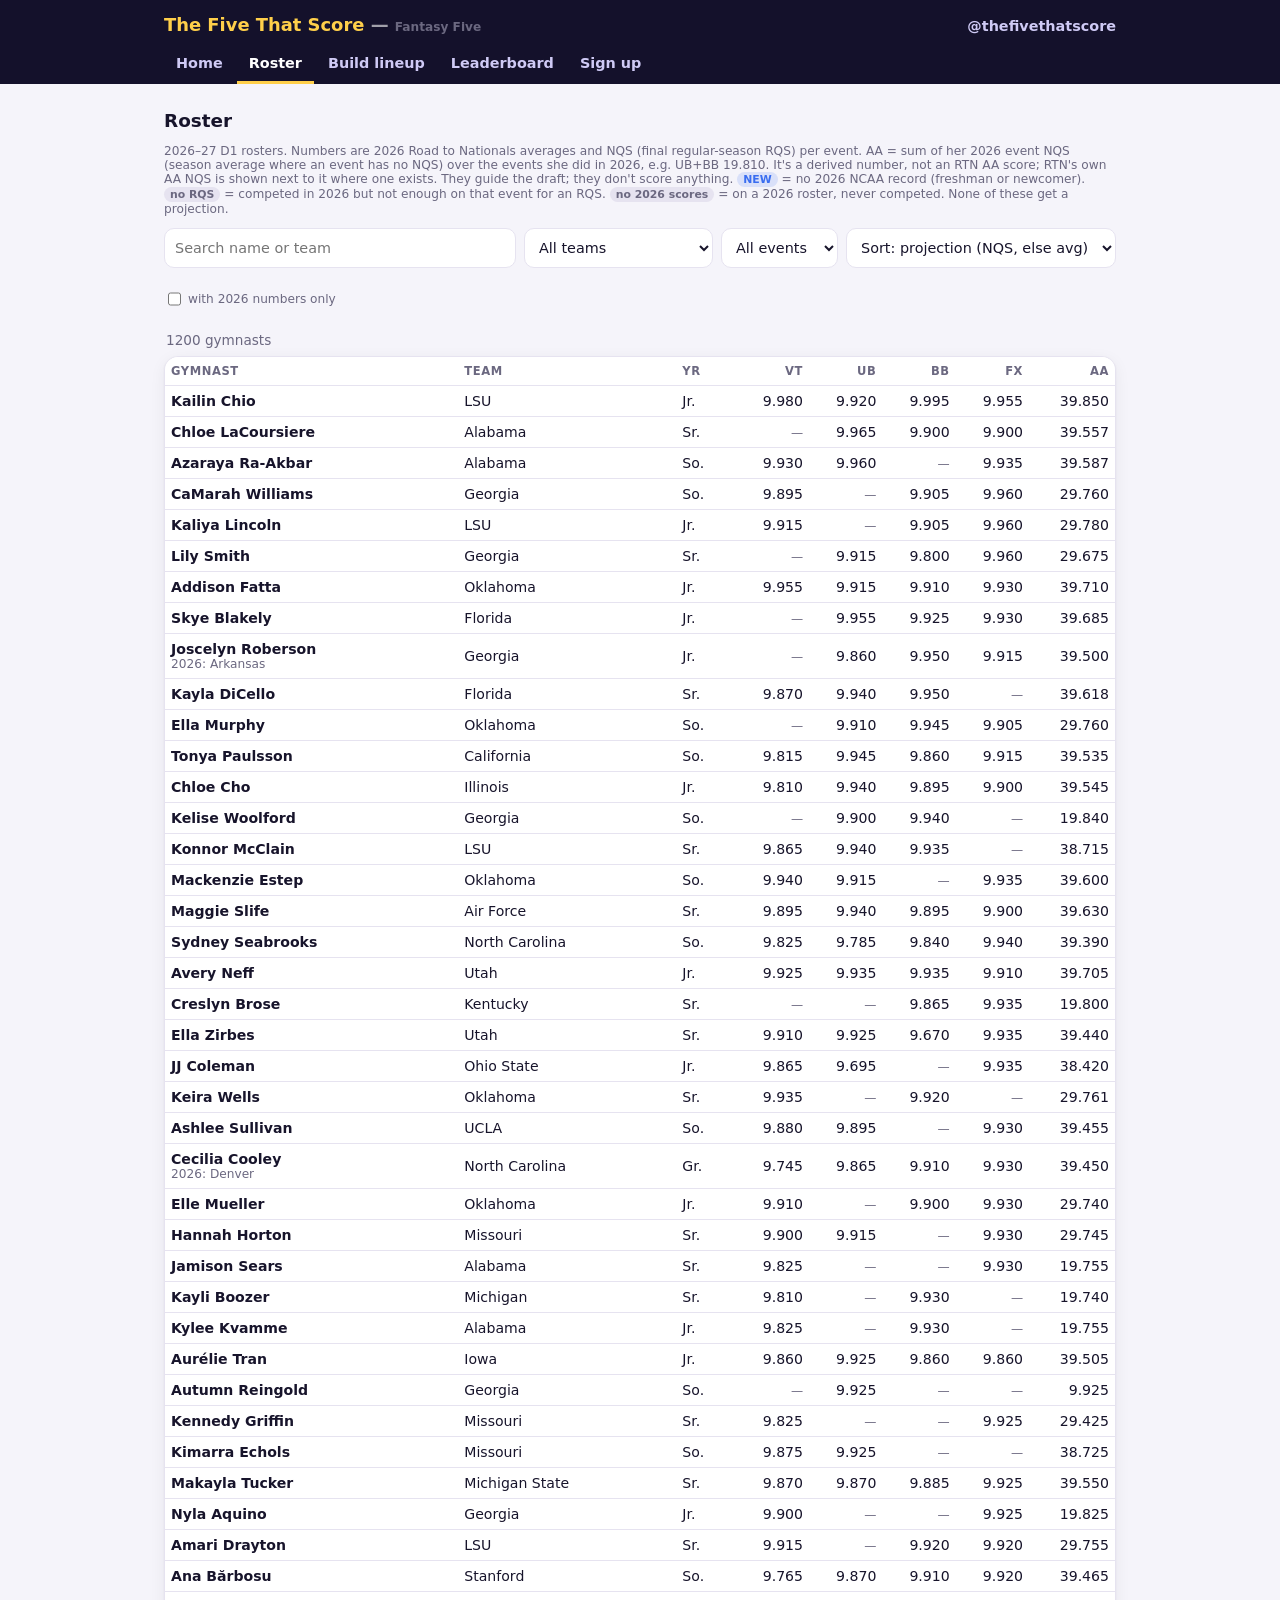
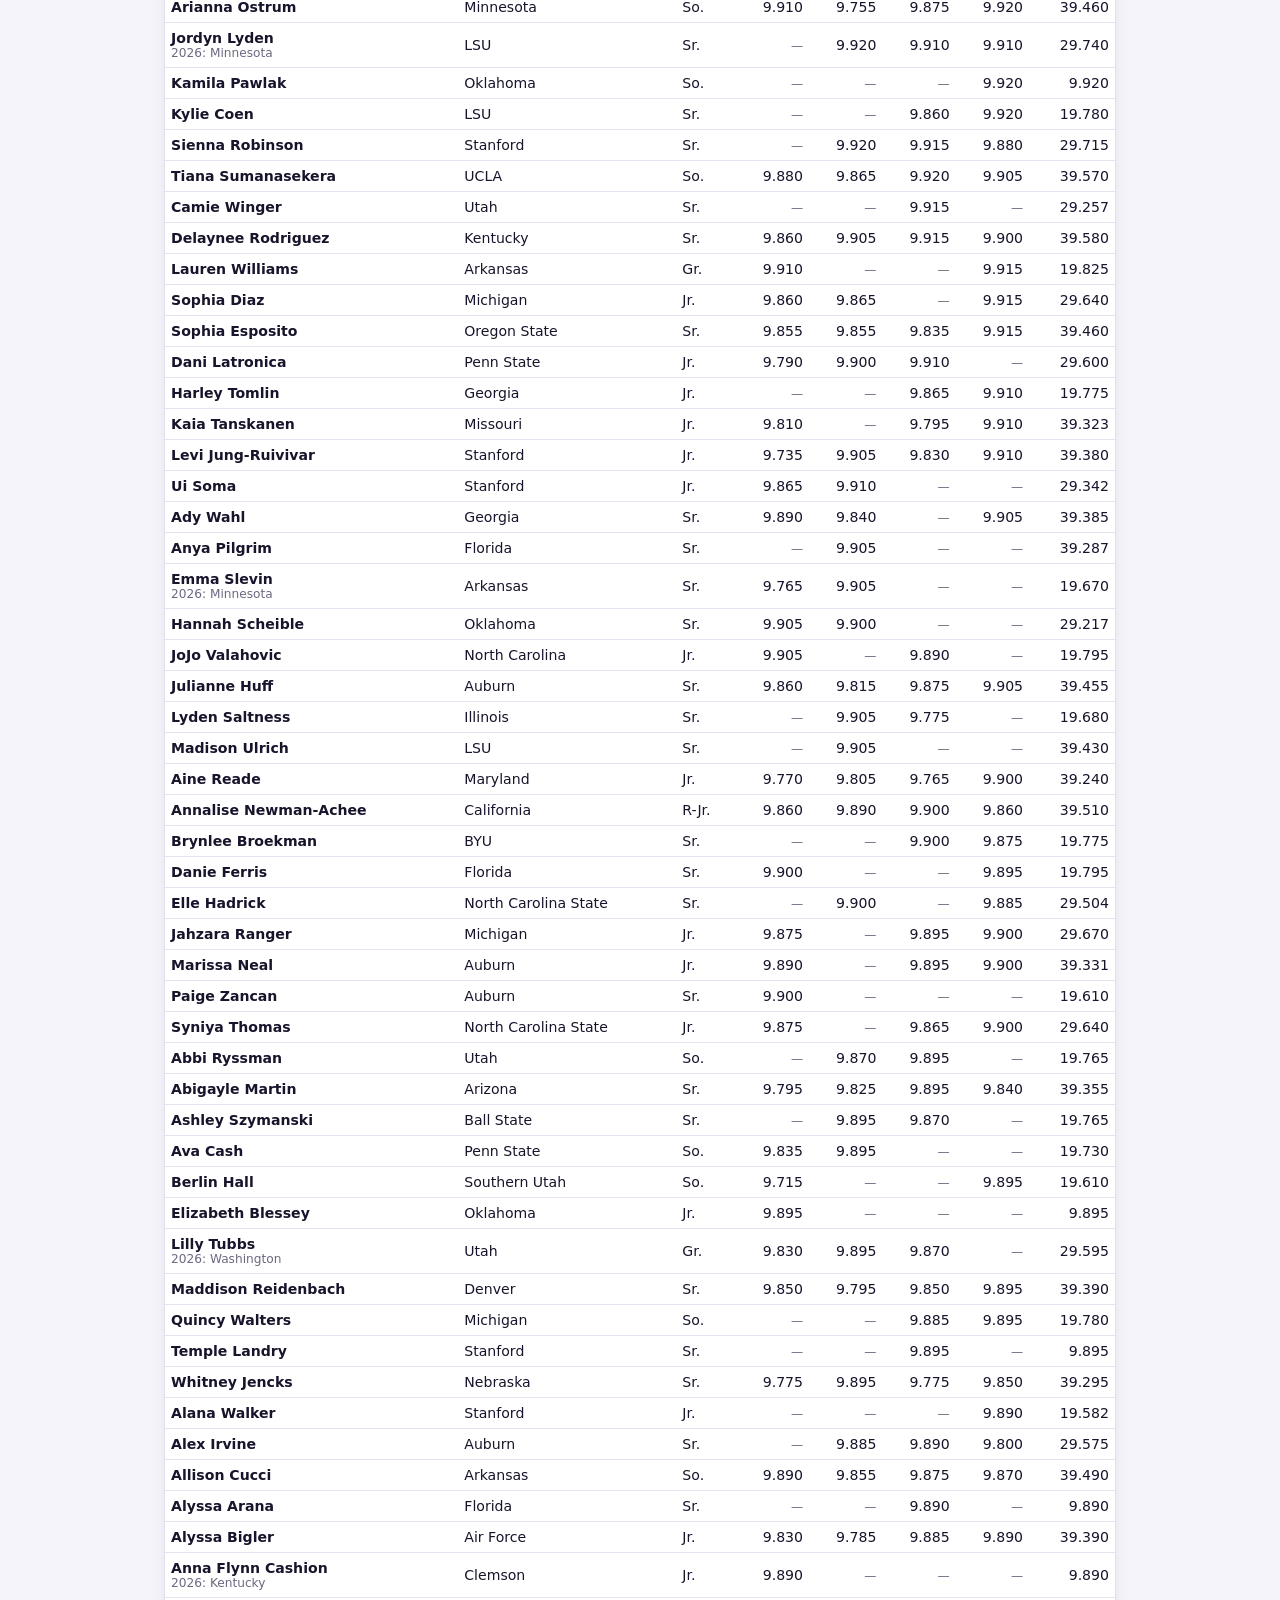
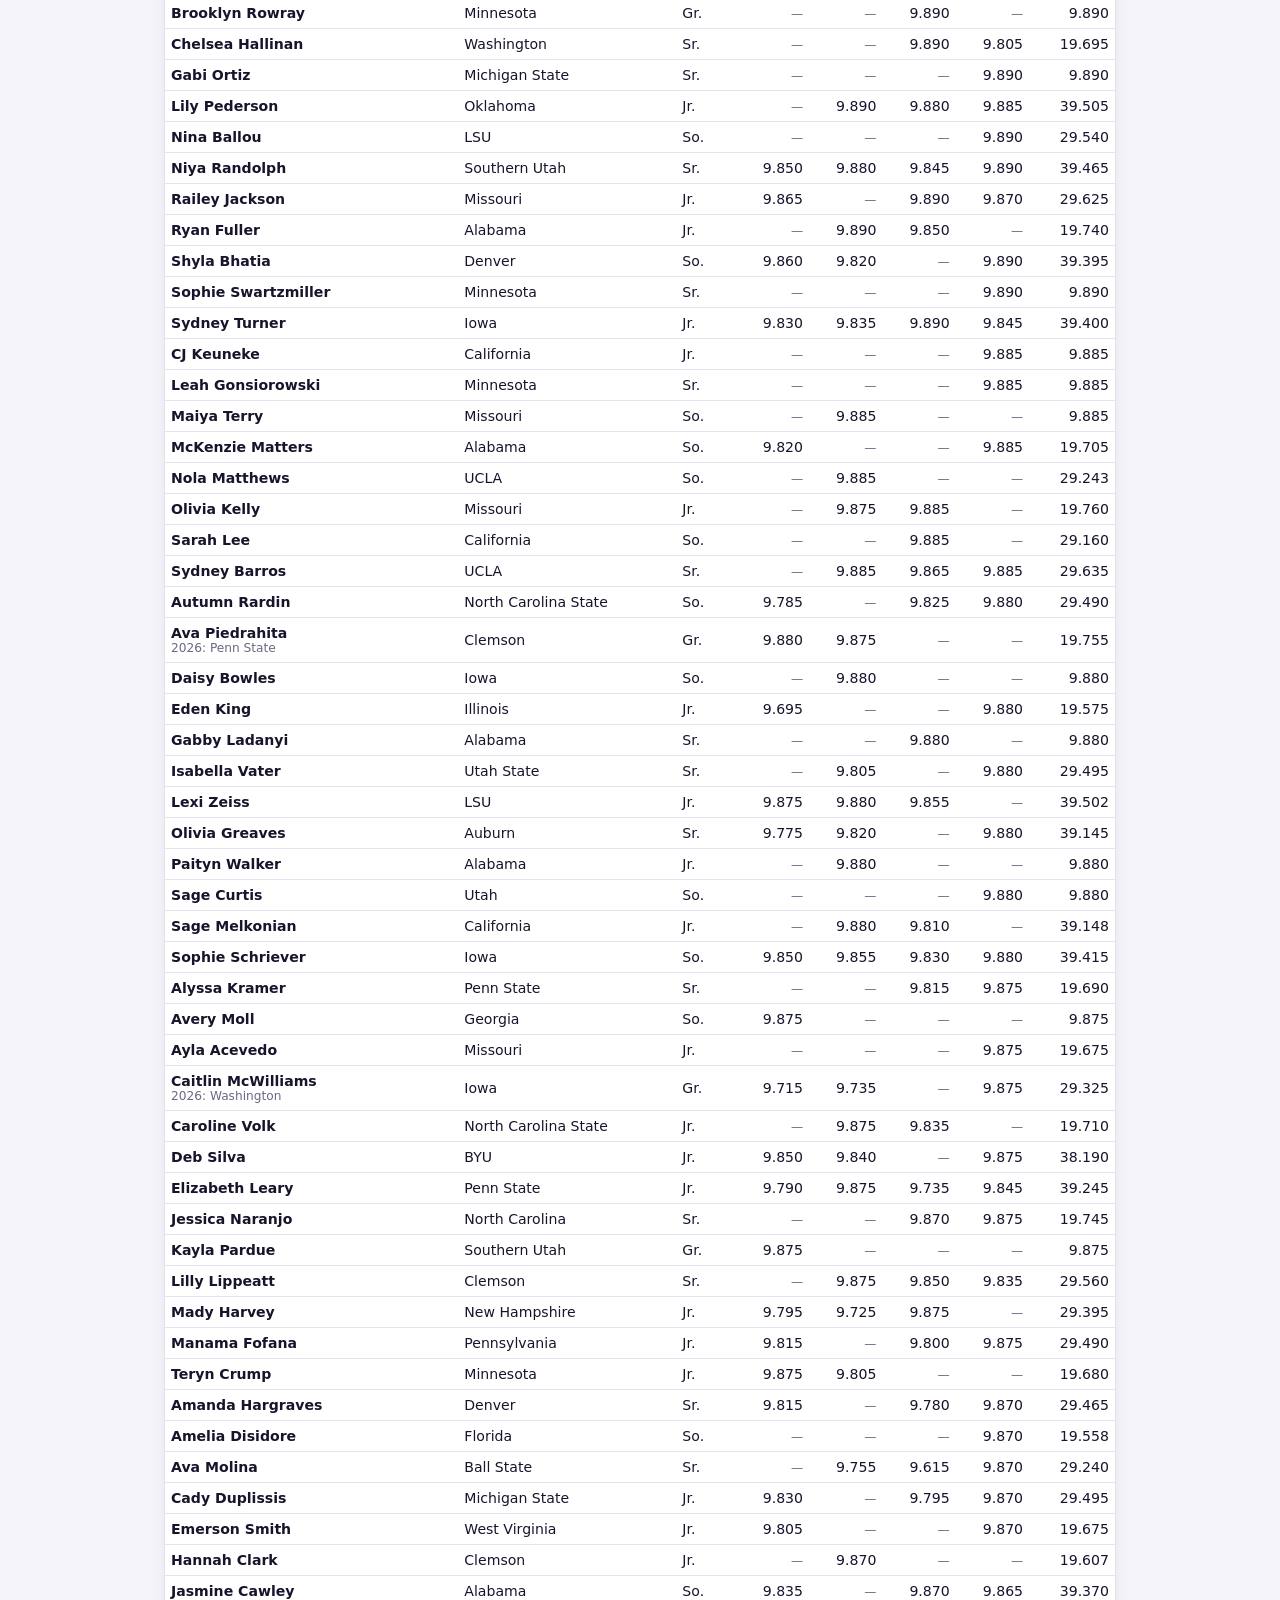
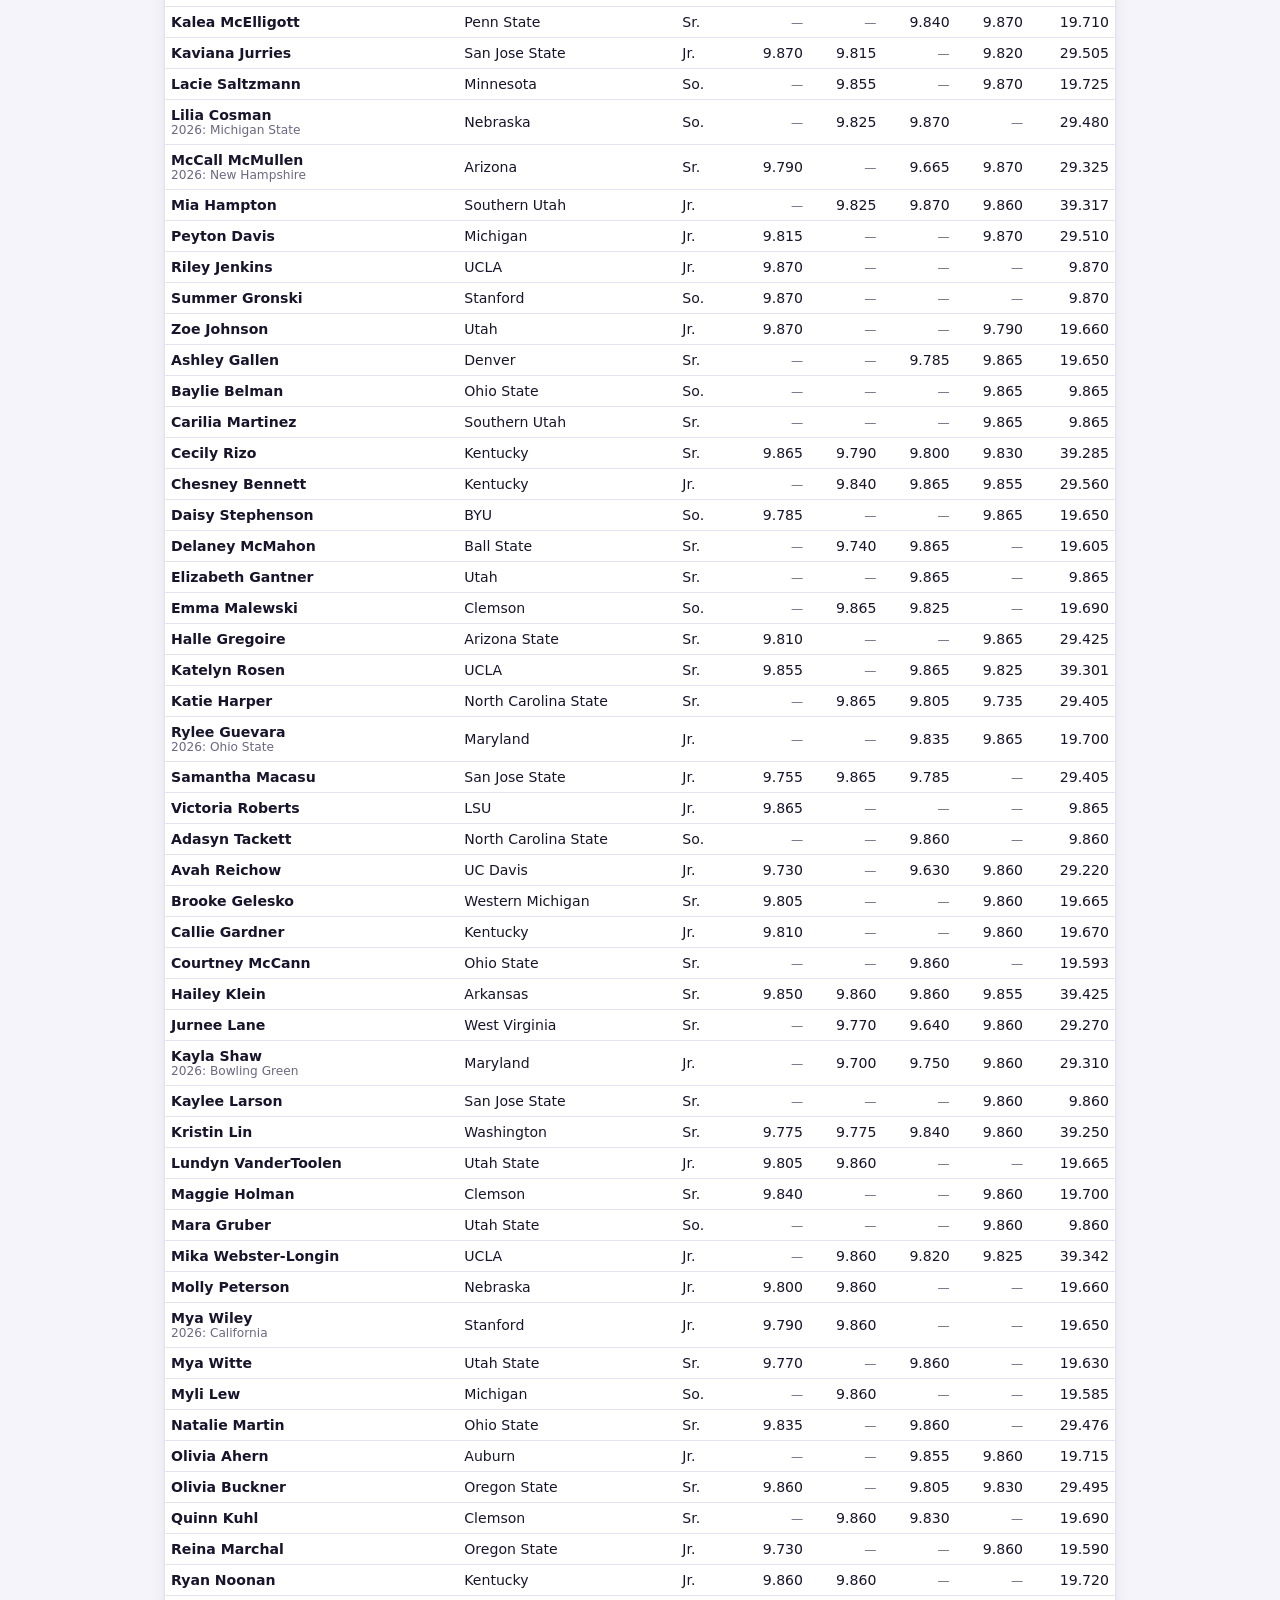
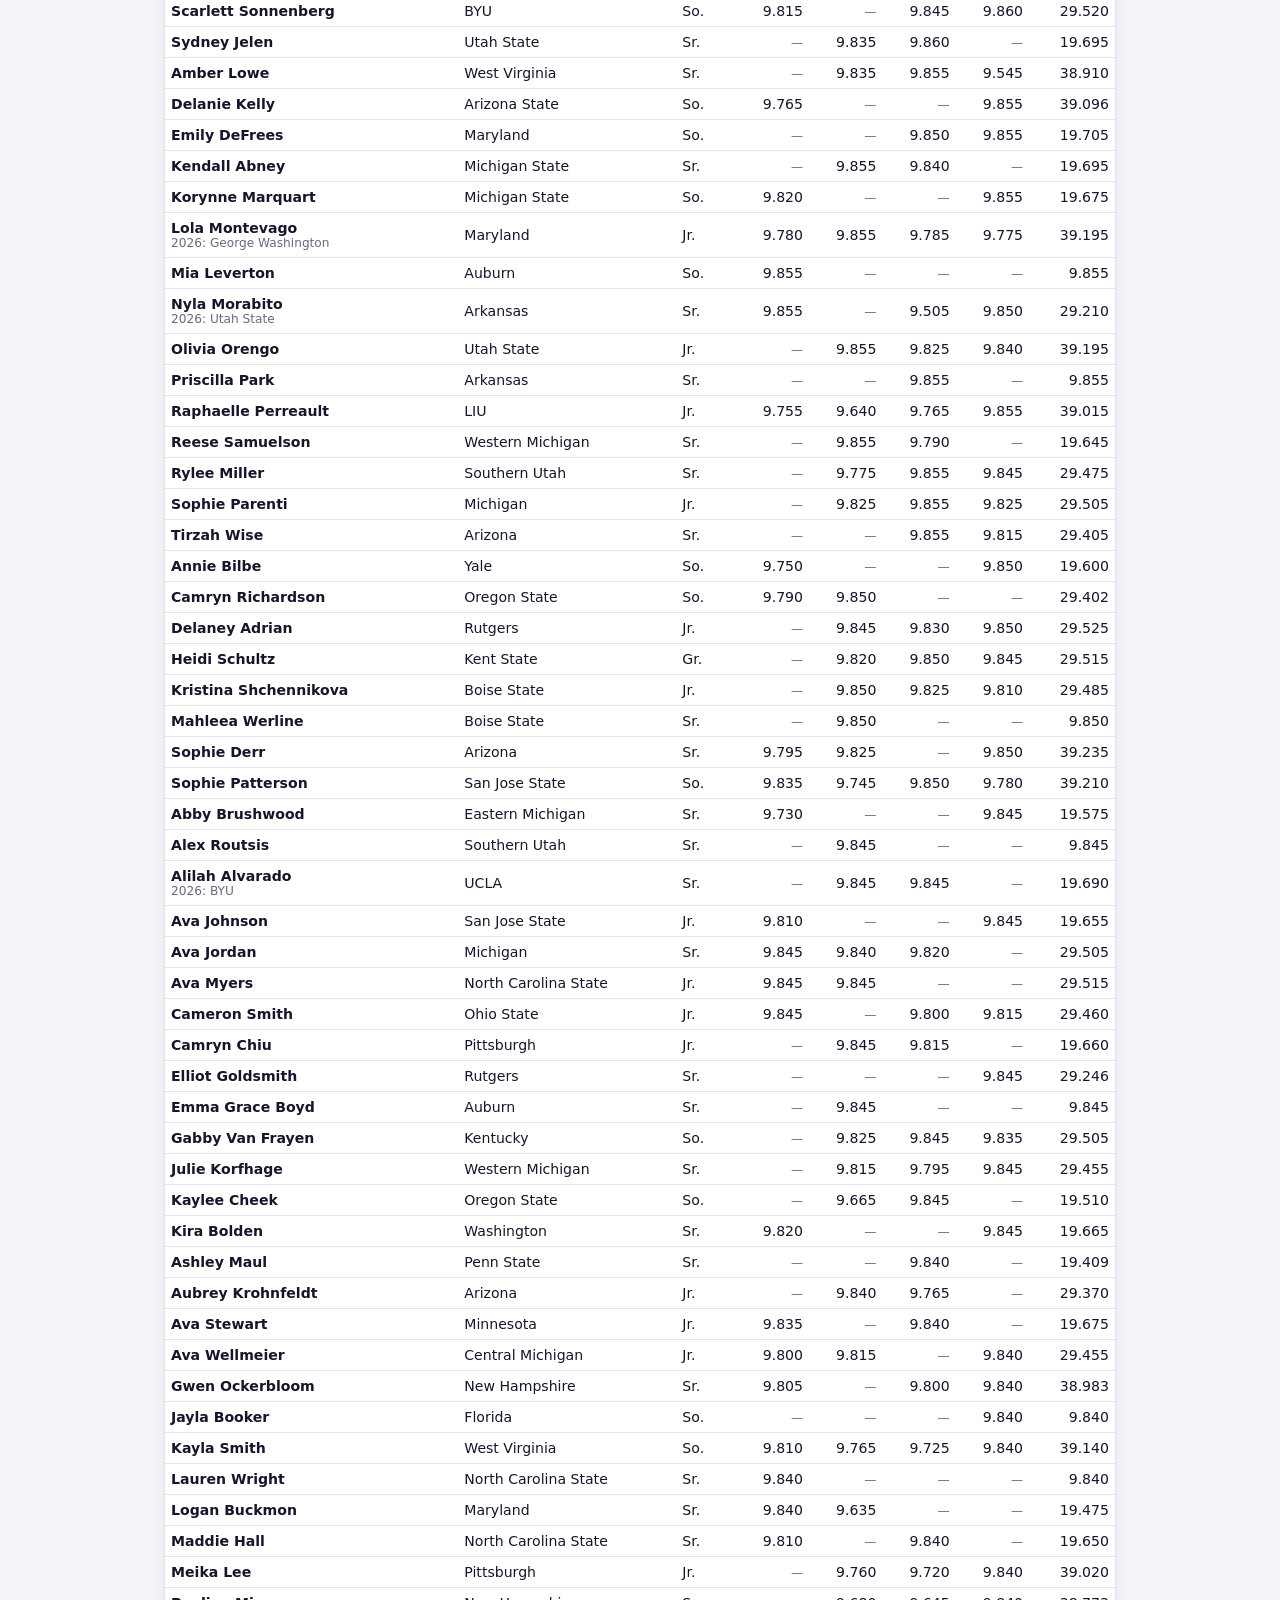
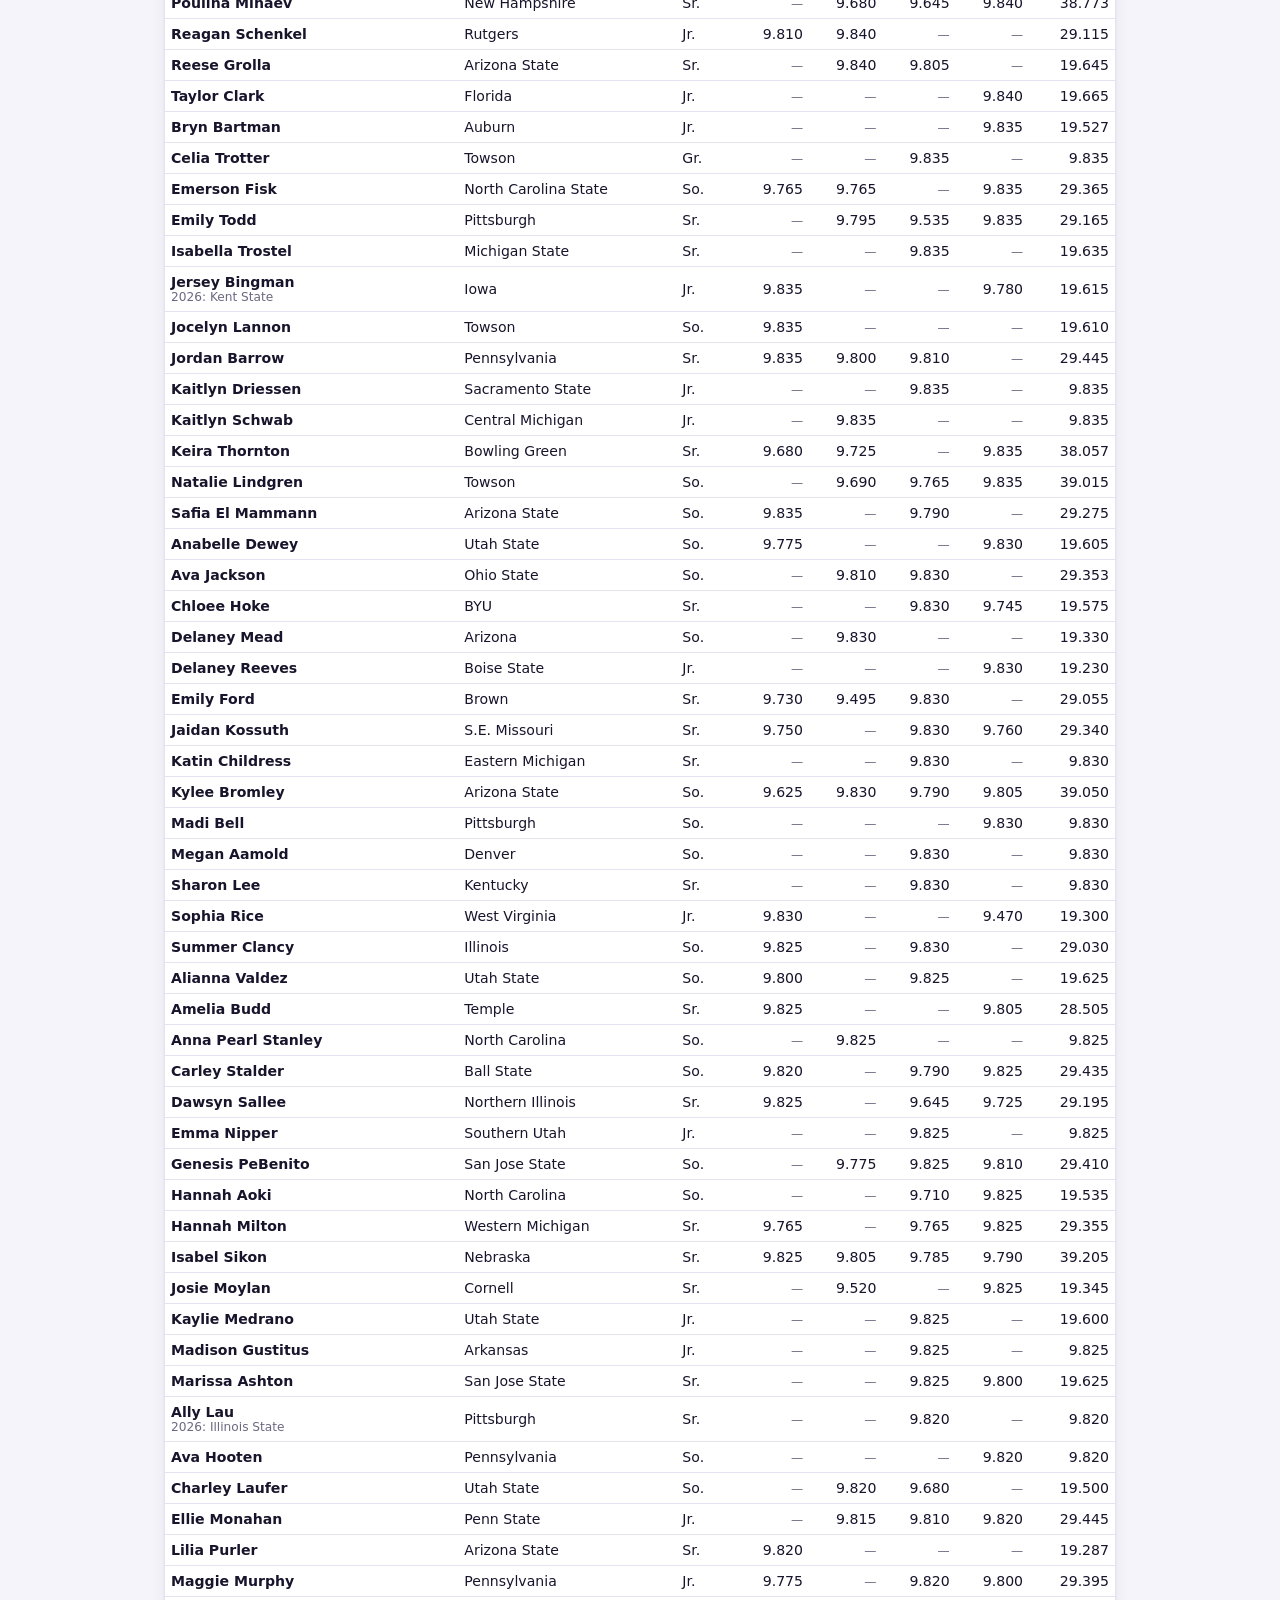
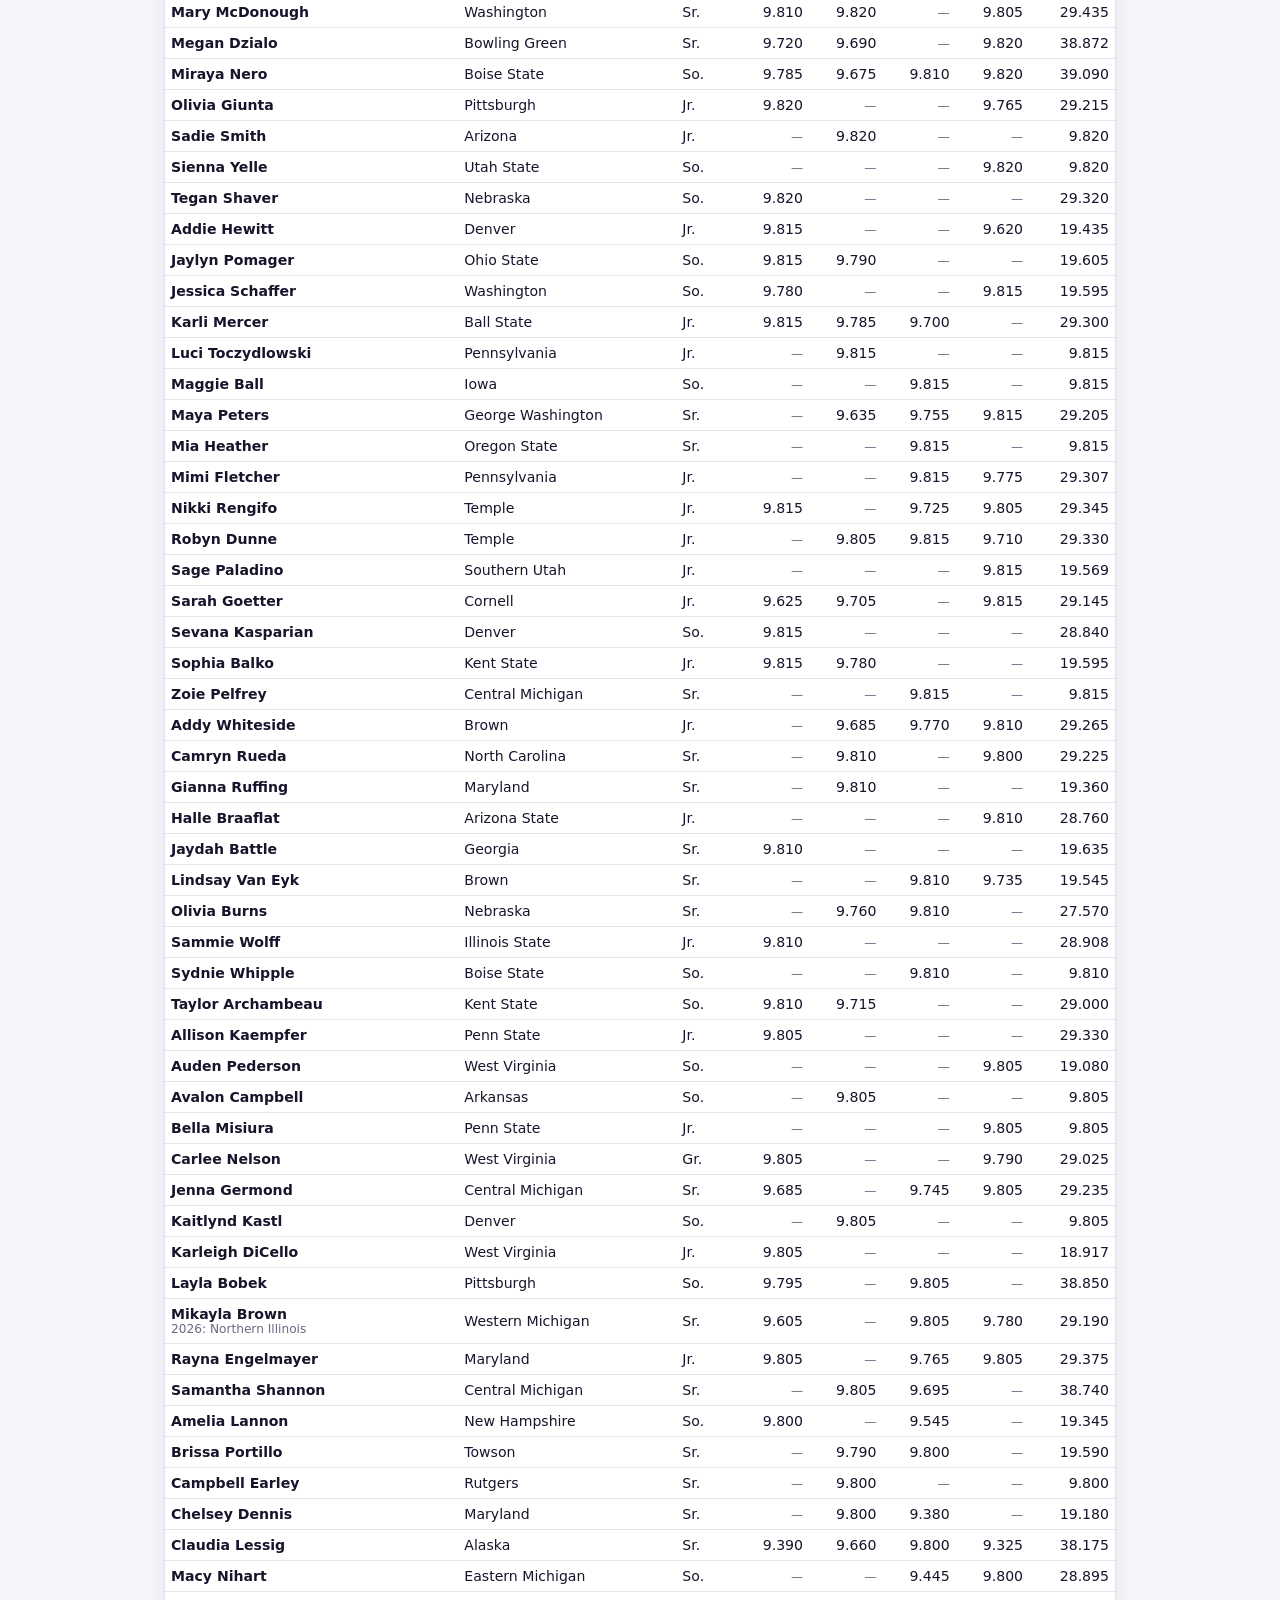
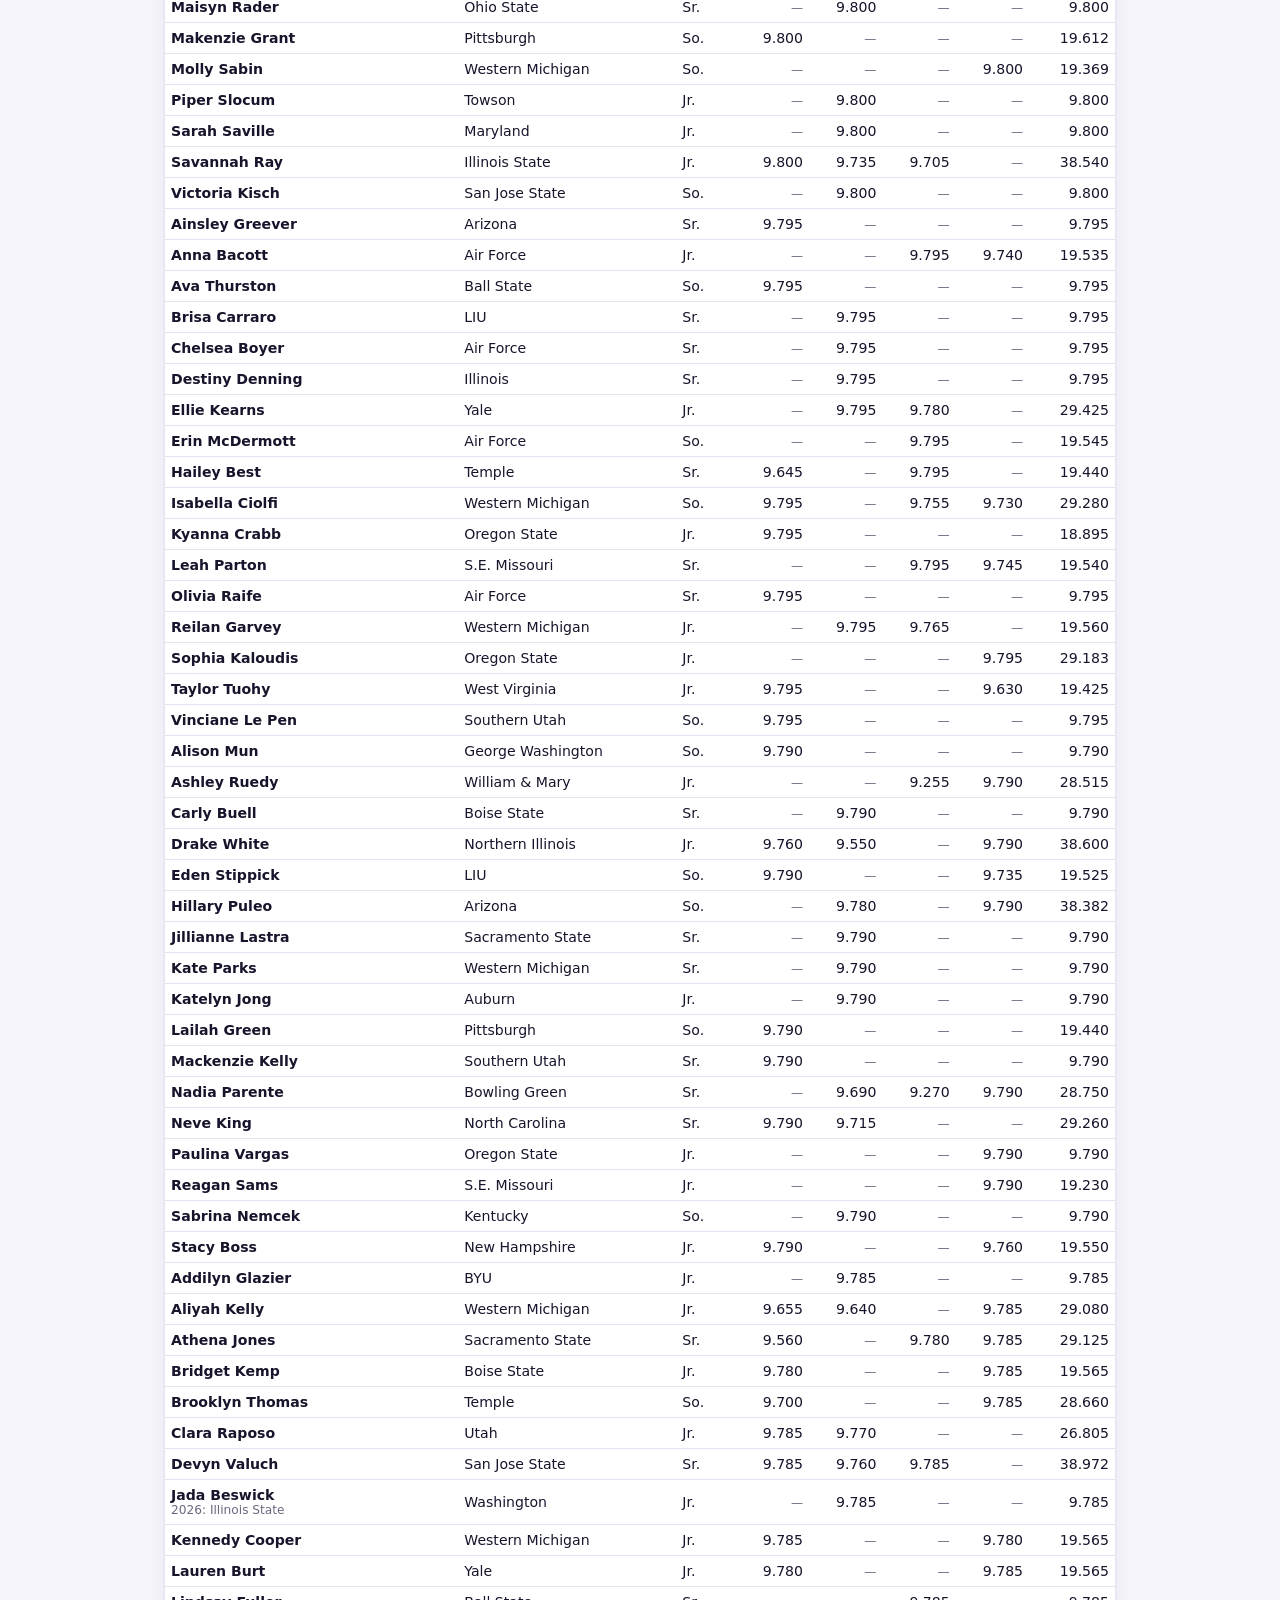
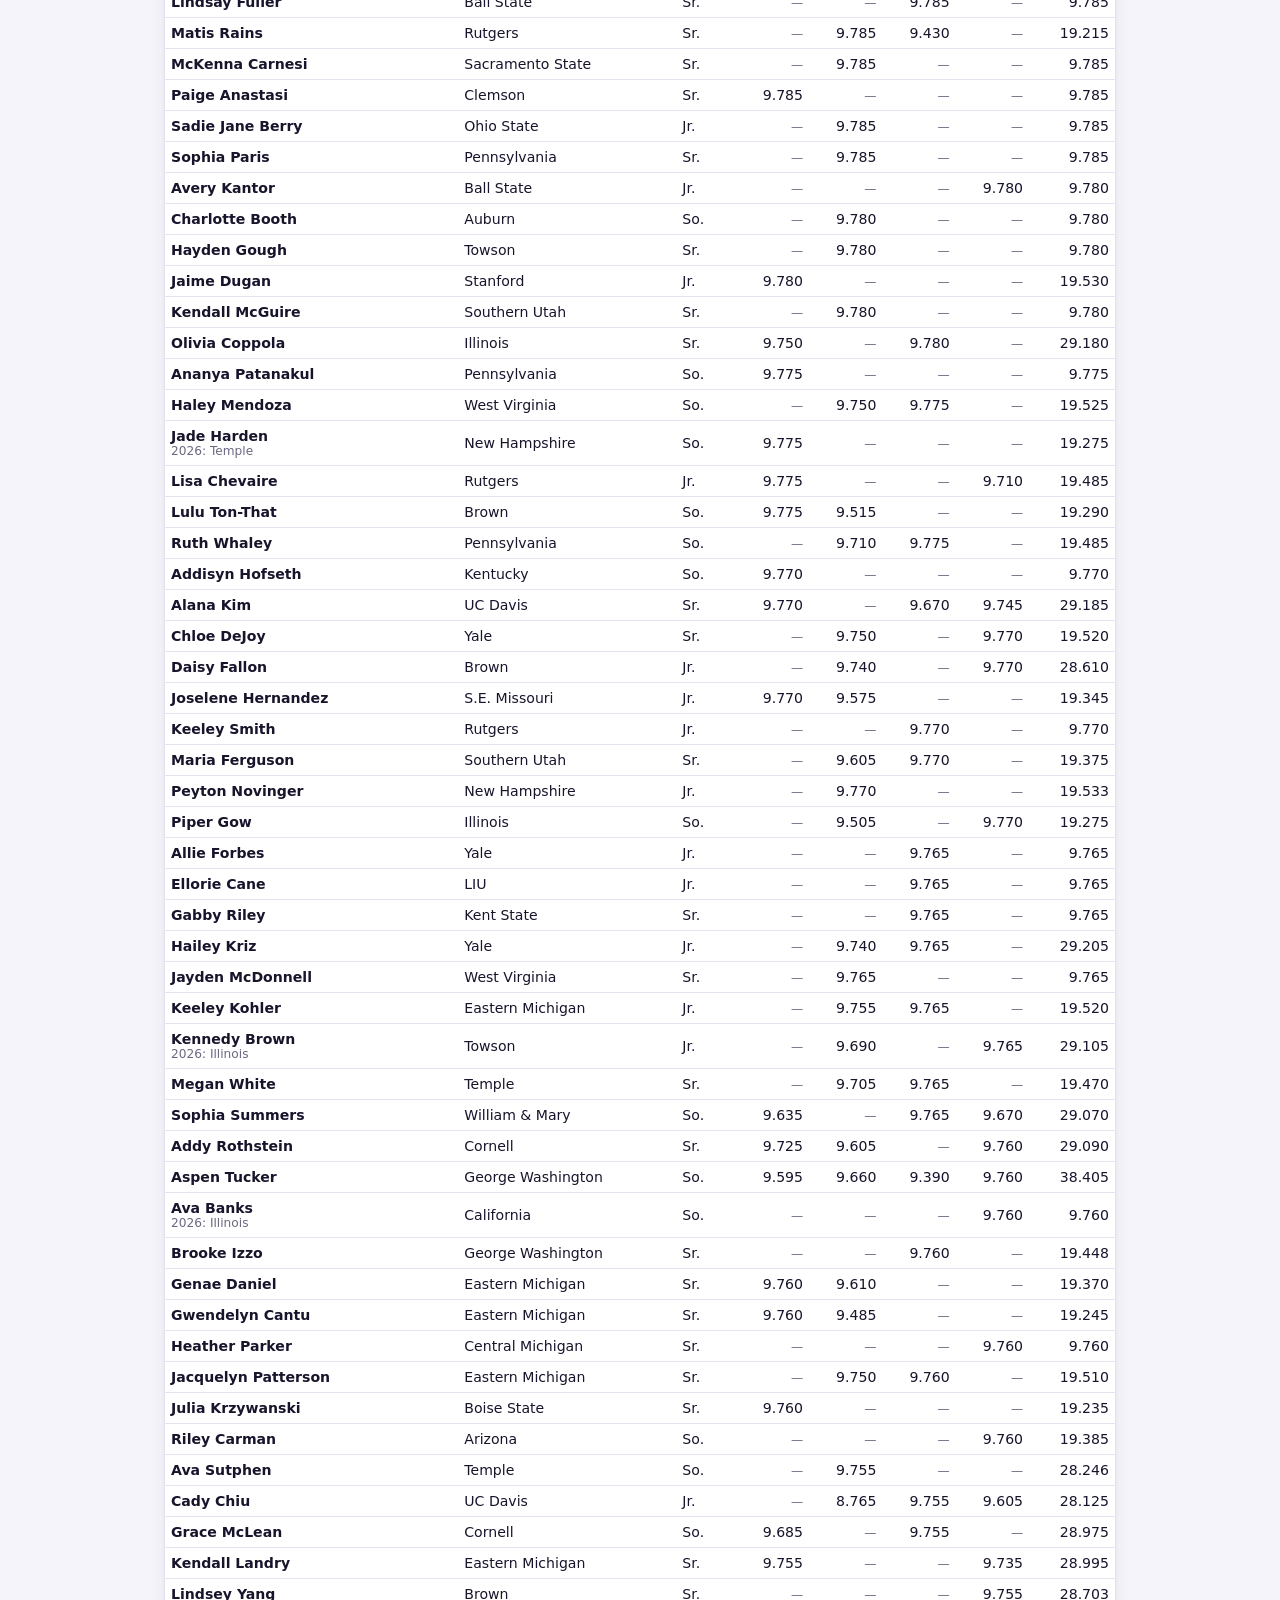
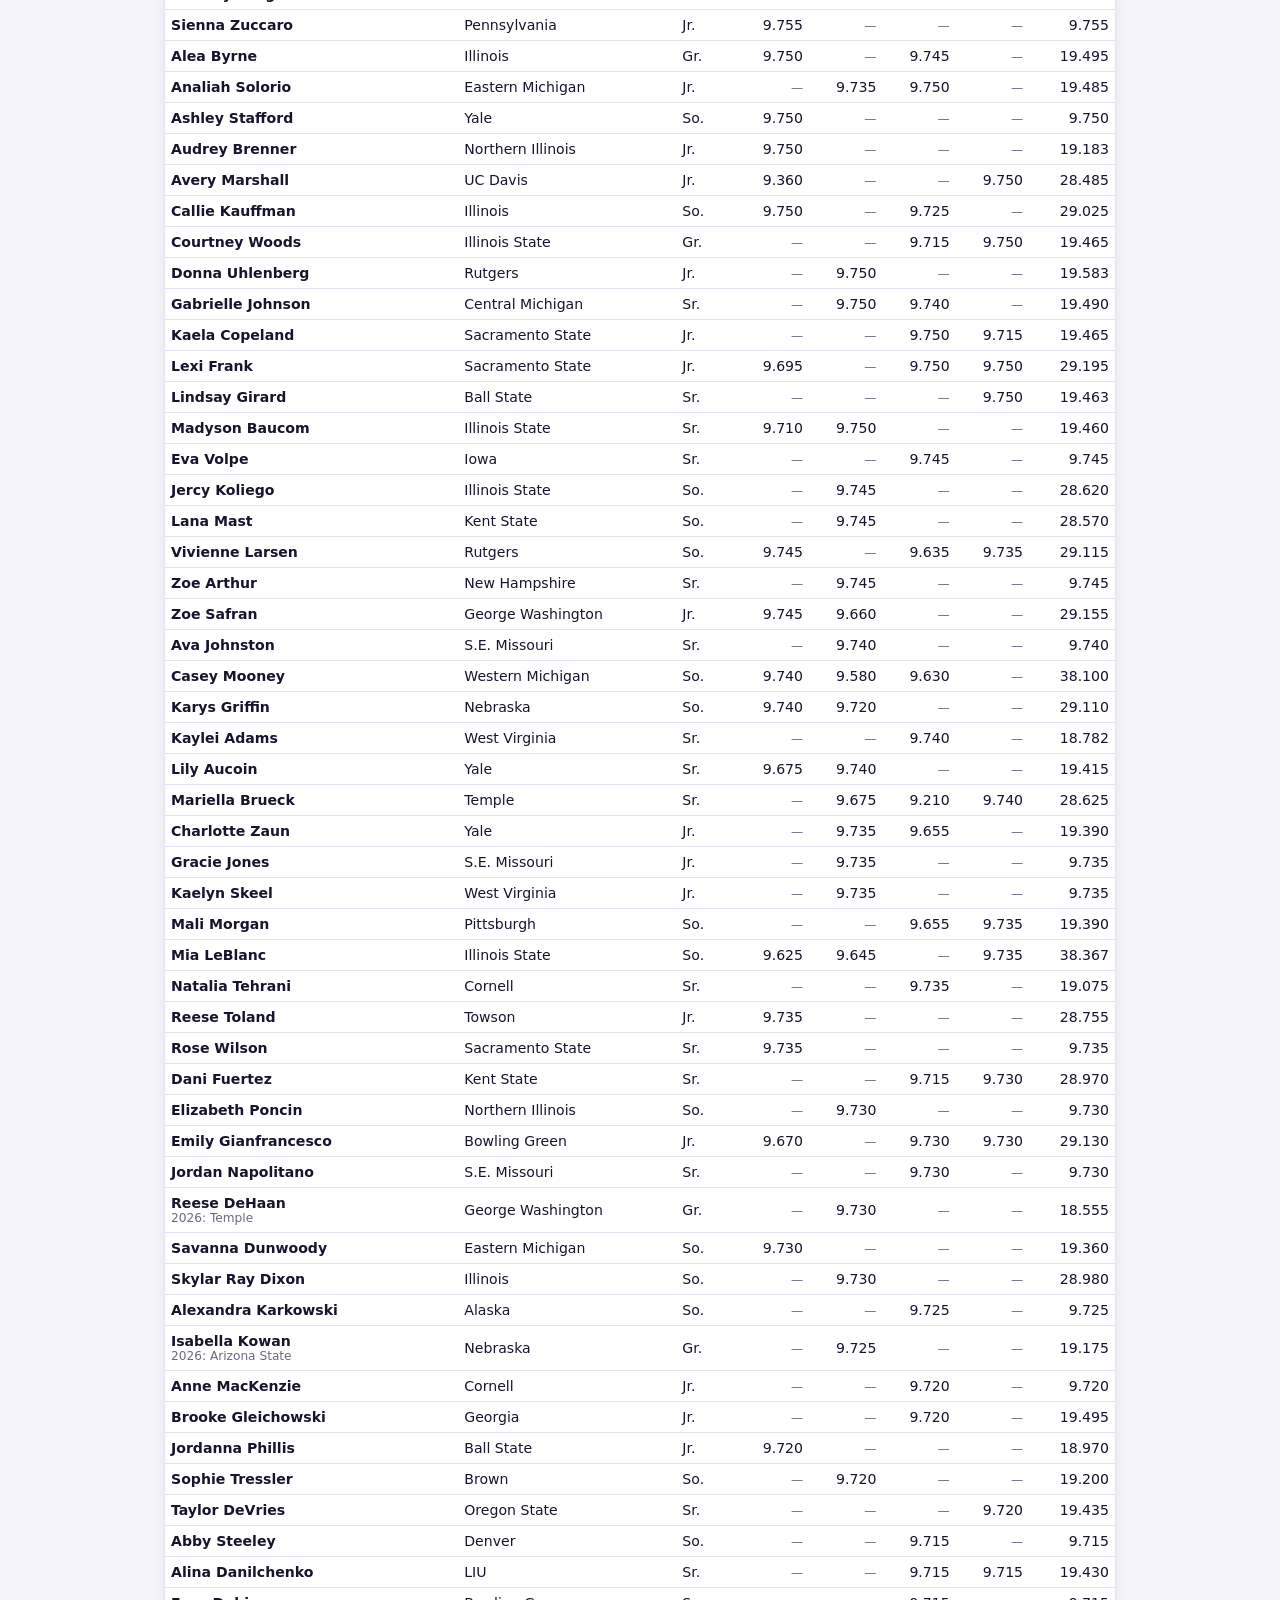
<file: roster.html>
<!doctype html>
<html lang="en">
<head>
<meta charset="utf-8">
<meta name="viewport" content="width=device-width, initial-scale=1, viewport-fit=cover">
<title>Roster — Fantasy Five</title>
<meta name="description" content="Fantasy Five: five picks a week, one each on Vault, Bars, Beam, Floor and All-Around, from the NCAA D1 women's gymnastics season. By The Five That Score. Just the read.">
<link rel="canonical" href="https://thefivegym.github.io/fantasy-five/roster.html">
<meta property="og:type" content="website">
<meta property="og:site_name" content="Fantasy Five">
<meta property="og:url" content="https://thefivegym.github.io/fantasy-five/roster.html">
<meta property="og:title" content="Roster — Fantasy Five">
<meta property="og:description" content="Every NCAA D1 women&#x27;s gymnast you can pick in Fantasy Five, by team. Five picks, five different teams. Just the read.">
<meta property="og:image" content="https://thefivegym.github.io/fantasy-five/assets/promo/fantasy-five-card-1200x630.png">
<meta property="og:image:secure_url" content="https://thefivegym.github.io/fantasy-five/assets/promo/fantasy-five-card-1200x630.png">
<meta property="og:image:type" content="image/png">
<meta property="og:image:width" content="1200">
<meta property="og:image:height" content="630">
<meta property="og:image:alt" content="Fantasy Five by The Five That Score: 5 picks a week, Vault, Bars, Beam, Floor plus one All-Around. Any D1 gymnast, five different teams. Weekly prize: $25 Starbucks gift card + a story shoutout. Starts January. thefivegym.github.io/fantasy-five">
<meta name="twitter:card" content="summary_large_image">
<meta name="twitter:site" content="@thefivethatscore">
<meta name="twitter:title" content="Roster — Fantasy Five">
<meta name="twitter:description" content="Every NCAA D1 women&#x27;s gymnast you can pick in Fantasy Five, by team. Five picks, five different teams. Just the read.">
<meta name="twitter:image" content="https://thefivegym.github.io/fantasy-five/assets/promo/fantasy-five-card-1200x630.png">
<meta name="twitter:image:alt" content="Fantasy Five by The Five That Score: 5 picks a week, Vault, Bars, Beam, Floor plus one All-Around. Any D1 gymnast, five different teams. Weekly prize: $25 Starbucks gift card + a story shoutout. Starts January. thefivegym.github.io/fantasy-five">
<meta name="theme-color" content="#14112b">
<link rel="icon" href="data:image/svg+xml,%3Csvg xmlns='http://www.w3.org/2000/svg' viewBox='0 0 64 64'%3E%3Crect width='64' height='64' rx='14' fill='%2314112b'/%3E%3Ctext x='32' y='44' font-family='Arial,sans-serif' font-size='34' font-weight='700' text-anchor='middle' fill='%23ffcf4a'%3E5%3C/text%3E%3C/svg%3E">
<link rel="stylesheet" href="assets/style.css">
<script src="assets/common.js"></script>
</head>
<body>
<main class="wrap">
  <div id="banner" class="banner" hidden></div>
  <h2>Roster</h2>
  <p class="sub">2026–27 D1 rosters. Numbers are 2026 Road to Nationals averages and NQS (final regular-season RQS) per event. AA = sum of her 2026 event NQS (season average where an event has no NQS) over the events she did in 2026, e.g. UB+BB 19.810. It's a derived number, not an RTN AA score; RTN's own AA NQS is shown next to it where one exists. They guide the draft; they don't score anything. <span class="pill new">NEW</span> = no 2026 NCAA record (freshman or newcomer). <span class="pill">no RQS</span> = competed in 2026 but not enough on that event for an RQS. <span class="pill">no 2026 scores</span> = on a 2026 roster, never competed. None of these get a projection.</p>
  <div class="controls">
    <input type="search" id="q" placeholder="Search name or team" aria-label="Search">
    <select id="team" aria-label="Team"><option value="">All teams</option></select>
    <select id="ev" aria-label="Event"><option value="">All events</option><option value="vault">Vault</option><option value="bars">Bars</option><option value="beam">Beam</option><option value="floor">Floor</option><option value="aa">All-Around</option></select>
    <select id="sort" aria-label="Sort">
      <option value="proj">Sort: projection (NQS, else avg)</option>
      <option value="avg">Sort: 2026 average</option>
      <option value="name">Sort: name</option>
      <option value="team">Sort: team</option>
    </select>
    <label class="sub" style="display:flex;align-items:center;gap:4px"><input type="checkbox" id="hasproj"> with 2026 numbers only</label>
  </div>
  <div class="count" id="count"></div>
  <div class="card tscroll" style="padding:0">
    <table class="t" id="tbl"><thead></thead><tbody></tbody></table>
  </div>
  <p class="sub" id="cov"></p>
</main>
<script>
FF.chrome('roster.html');
(async () => {
  const G = await FF.gymnasts();
  const teams = (await FF.json('data/teams.json')).teams;
  const sel = document.getElementById('team');
  teams.filter(t => t.roster_count).forEach(t => sel.insertAdjacentHTML('beforeend', `<option value="${FF.esc(t.id)}">${FF.esc(t.name)}</option>`));
  const $ = id => document.getElementById(id);
  for (const k of ['team', 'ev', 'sort']) if (FF.q.get(k)) $(k).value = FF.q.get(k);
  if (FF.q.get('q')) $('q').value = FF.q.get('q');
  const c = G.coverage;
  $('cov').textContent = `Coverage: ${c.teams_with_roster} of ${c.teams_total} D1 teams, ${G.gymnasts.length} gymnasts, ${c.with_projection} with a 2026 projection on at least one event. Sources in the repo README.`;
  const val = (g, ev, kind) => {
    const evs = ev ? [ev] : FF.EVENTS;   // 'All events' sorts by best apparatus number, not AA
    const xs = evs.map(e => kind === 'avg' && e !== 'aa' ? g.proj?.[e]?.avg : FF.proj(g, e)).filter(x => x != null);
    if (!xs.length) return null;
    return ev ? xs[0] : Math.max(...xs);
  };
  function render() {
    const q = $('q').value.trim().toLowerCase(), team = $('team').value, ev = $('ev').value, sort = $('sort').value, hp = $('hasproj').checked;
    let rows = G.gymnasts.filter(g => (!team || g.team_id === team) && (!q || (g.name + ' ' + g.team).toLowerCase().includes(q)));
    if (hp) rows = rows.filter(g => val(g, ev, 'proj') != null);
    if (sort === 'name') rows.sort((a, b) => a.name.localeCompare(b.name));
    else if (sort === 'team') rows.sort((a, b) => a.team.localeCompare(b.team) || a.name.localeCompare(b.name));
    else rows.sort((a, b) => (val(b, ev, sort) ?? -1) - (val(a, ev, sort) ?? -1) || a.name.localeCompare(b.name));
    $('count').textContent = `${rows.length} gymnasts`;
    const evs = ev ? [ev] : FF.SLOTS;
    document.querySelector('#tbl thead').innerHTML = `<tr><th>Gymnast</th><th>Team</th><th>Yr</th>${evs.map(e => ev === 'aa' ? `<th class="n" title="Sum of her 2026 event NQS (avg where no NQS)">AA proj</th><th>Events</th><th class="n" title="RTN 2026 all-around NQS">RTN AA NQS</th>` : ev ? `<th class="n">${FF.EV_SHORT[e]} avg</th><th class="n">NQS</th><th class="n">High</th>` : `<th class="n" title="2026 NQS, else average">${FF.EV_SHORT[e]}</th>`).join('')}</tr>`;
    const cell = (g, e) => {
      const p = g.proj?.[e];
      if (e === 'aa') { const a = g.aa_proj;
        if (ev) return a ? `<td class="n">${FF.f3(a.score)}</td><td class="sub">${FF.esc(FF.aaLabel(g).split(' ').filter((_, i) => i !== 1).join(' '))}</td><td class="n">${p ? FF.f3(p.nqs) : '<span class="sub">—</span>'}</td>` : `<td class="n" colspan="3">${FF.noProj(g, e)}</td>`;
        return `<td class="n" title="${FF.esc(FF.aaLabel(g) || '')}">${a ? FF.f3(a.score) : '<span class="sub">—</span>'}</td>`; }
      if (ev) return p ? `<td class="n">${FF.f3(p.avg)}</td><td class="n">${FF.f3(p.nqs)}</td><td class="n">${FF.f3(p.high)}</td>` : `<td class="n" colspan="3">${FF.noProj(g, e)}</td>`;
      return `<td class="n">${p ? FF.f3(p.nqs ?? p.avg) : '<span class="sub">—</span>'}</td>`;
    };
    document.querySelector('#tbl tbody').innerHTML = rows.slice(0, 600).map(g => `<tr><td><b>${FF.esc(g.name)}</b>${g.projection_status === 'none' ? ' <span class="pill new">NEW</span>' : ''}${g.prev_team && g.prev_team !== g.team ? `<div class="sub">2026: ${FF.esc(g.prev_team)}</div>` : ''}</td><td>${FF.esc(g.team)}</td><td>${FF.esc(g.class_year || '')}</td>${evs.map(e => cell(g, e)).join('')}</tr>`).join('')
      + (rows.length > 600 ? `<tr><td colspan="9" class="sub">Showing 600 of ${rows.length}. Narrow the search.</td></tr>` : '');
  }
  ['q', 'team', 'ev', 'sort', 'hasproj'].forEach(id => $(id).addEventListener('input', render));
  render();
})().catch(e => { const b = document.getElementById('banner'); b.hidden = false; b.className = 'banner err'; b.textContent = 'Could not load data: ' + e.message; });
</script>
</body>
</html>
</file>
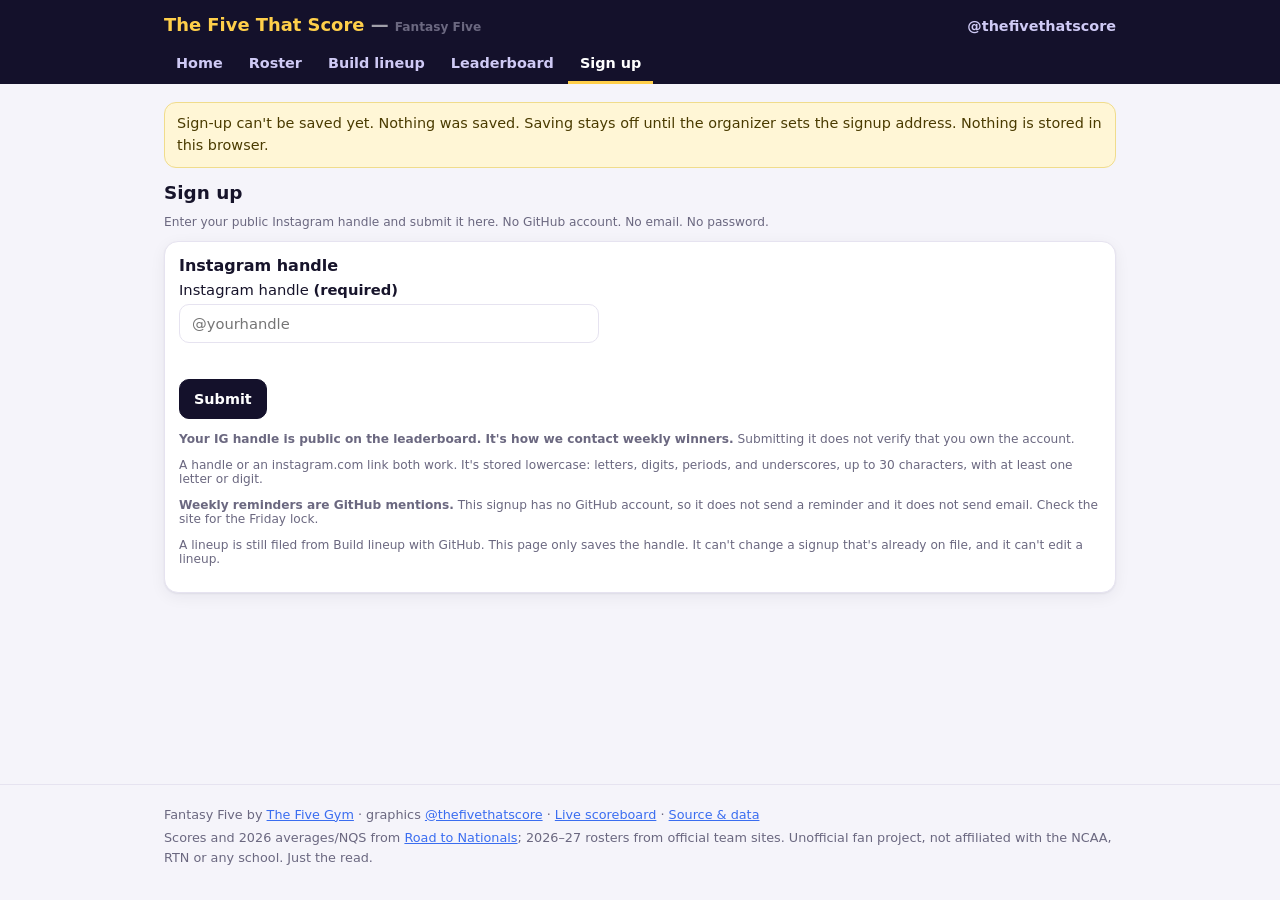
<file: signup.html>
<!doctype html>
<html lang="en">
<head>
<meta charset="utf-8">
<meta name="viewport" content="width=device-width, initial-scale=1, viewport-fit=cover">
<title>Sign up — Fantasy Five</title>
<meta name="description" content="Fantasy Five: five picks a week, one each on Vault, Bars, Beam, Floor and All-Around, from the NCAA D1 women's gymnastics season. By The Five That Score. Just the read.">
<link rel="canonical" href="https://thefivegym.github.io/fantasy-five/signup.html">
<meta property="og:type" content="website">
<meta property="og:site_name" content="Fantasy Five">
<meta property="og:url" content="https://thefivegym.github.io/fantasy-five/signup.html">
<meta property="og:title" content="Sign up — Fantasy Five">
<meta property="og:description" content="Join Fantasy Five: 5 picks a week from NCAA D1 women&#x27;s gymnastics. Weekly prize: $25 Starbucks gift card + story shoutout. Starts January.">
<meta property="og:image" content="https://thefivegym.github.io/fantasy-five/assets/promo/fantasy-five-card-1200x630.png">
<meta property="og:image:secure_url" content="https://thefivegym.github.io/fantasy-five/assets/promo/fantasy-five-card-1200x630.png">
<meta property="og:image:type" content="image/png">
<meta property="og:image:width" content="1200">
<meta property="og:image:height" content="630">
<meta property="og:image:alt" content="Fantasy Five by The Five That Score: 5 picks a week, Vault, Bars, Beam, Floor plus one All-Around. Any D1 gymnast, five different teams. Weekly prize: $25 Starbucks gift card + a story shoutout. Starts January. thefivegym.github.io/fantasy-five">
<meta name="twitter:card" content="summary_large_image">
<meta name="twitter:site" content="@thefivethatscore">
<meta name="twitter:title" content="Sign up — Fantasy Five">
<meta name="twitter:description" content="Join Fantasy Five: 5 picks a week from NCAA D1 women&#x27;s gymnastics. Weekly prize: $25 Starbucks gift card + story shoutout. Starts January.">
<meta name="twitter:image" content="https://thefivegym.github.io/fantasy-five/assets/promo/fantasy-five-card-1200x630.png">
<meta name="twitter:image:alt" content="Fantasy Five by The Five That Score: 5 picks a week, Vault, Bars, Beam, Floor plus one All-Around. Any D1 gymnast, five different teams. Weekly prize: $25 Starbucks gift card + a story shoutout. Starts January. thefivegym.github.io/fantasy-five">
<meta name="theme-color" content="#14112b">
<link rel="icon" href="data:image/svg+xml,%3Csvg xmlns='http://www.w3.org/2000/svg' viewBox='0 0 64 64'%3E%3Crect width='64' height='64' rx='14' fill='%2314112b'/%3E%3Ctext x='32' y='44' font-family='Arial,sans-serif' font-size='34' font-weight='700' text-anchor='middle' fill='%23ffcf4a'%3E5%3C/text%3E%3C/svg%3E">
<link rel="stylesheet" href="assets/style.css">
<script src="assets/common.js"></script>
</head>
<body>
<main class="wrap">
  <div id="banner" class="banner" hidden></div>
  <h2>Sign up</h2>
  <p class="sub">Enter your public Instagram handle and submit it here. No GitHub account. No email. No password.</p>
  <section class="card">
    <h3>Instagram handle</h3>
    <form id="f" novalidate>
      <label class="field"><span>Instagram handle <b>(required)</b></span>
        <input type="text" id="ig" name="instagram" autocomplete="off" autocapitalize="none" spellcheck="false" required maxlength="80" placeholder="@yourhandle"></label>
      <p class="hp"><label>Fax<input id="fax" name="fax" tabindex="-1" autocomplete="off" aria-hidden="true"></label></p>
      <p class="sub" id="igprev"></p>
      <p id="err" class="sub" role="status" aria-live="polite"></p>
      <button class="btn primary" id="go" type="submit">Submit</button>
    </form>
    <p class="sub"><b>Your IG handle is public on the leaderboard. It's how we contact weekly winners.</b> Submitting it does not verify that you own the account.</p>
    <p class="sub">A handle or an instagram.com link both work. It's stored lowercase: letters, digits, periods, and underscores, up to 30 characters, with at least one letter or digit.</p>
    <p class="sub"><b>Weekly reminders are GitHub mentions.</b> This signup has no GitHub account, so it does not send a reminder and it does not send email. Check the site for the Friday lock.</p>
    <p class="sub">A lineup is still filed from Build lineup with GitHub. This page only saves the handle. It can't change a signup that's already on file, and it can't edit a lineup.</p>
  </section>
</main>
<script>
(async () => {
  FF.chrome('signup.html');
  const $ = id => document.getElementById(id);
  const { prepareSignup, interpretSignup, checkInstagram, UNCONFIGURED, NETWORK } = await import(new URL('scripts/lib/signup-form.mjs', location.href).href);
  const cfg = await FF.json('data/signup-api.json', { url: '' });
  const api = typeof cfg.url === 'string' ? cfg.url : '';
  if (!api.trim()) {
    const b = $('banner');
    b.hidden = false;
    b.textContent = UNCONFIGURED + ' Saving stays off until the organizer sets the signup address. Nothing is stored in this browser.';
  }
  const show = (ok, message) => {
    $('err').classList.toggle('ok', !!ok);
    $('err').textContent = message;
    if ($('igprev').textContent === message) $('igprev').textContent = '';
  };
  $('ig').addEventListener('input', () => {
    const c = checkInstagram($('ig').value);
    $('igprev').textContent = $('ig').value.trim() ? (c.ok ? `Will submit as @${c.handle}` : c.error) : '';
  });
  $('f').addEventListener('submit', async (e) => {
    e.preventDefault();
    if ($('fax').value) { show(false, 'Sign-up was not saved.'); return; }
    const prep = prepareSignup(api, $('ig').value);
    if (!prep.ok) { show(false, prep.message); $('ig').focus(); return; }
    $('go').disabled = true;
    show(false, 'Saving…');
    try {
      const r = await fetch(prep.url, { method: 'POST', headers: { 'content-type': 'application/json', accept: 'application/json' }, body: JSON.stringify(prep.body) });
      let body = null;
      try { body = await r.json(); } catch { body = null; }
      const out = interpretSignup(r.status, body, prep.handle);
      show(out.ok, out.message);
    } catch { show(false, NETWORK); }
    finally { $('go').disabled = false; }
  });
})().catch(e => { const b = document.getElementById('banner'); b.hidden = false; b.className = 'banner err'; b.textContent = 'Could not load: ' + e.message; });
</script>
</body>
</html>
</file>
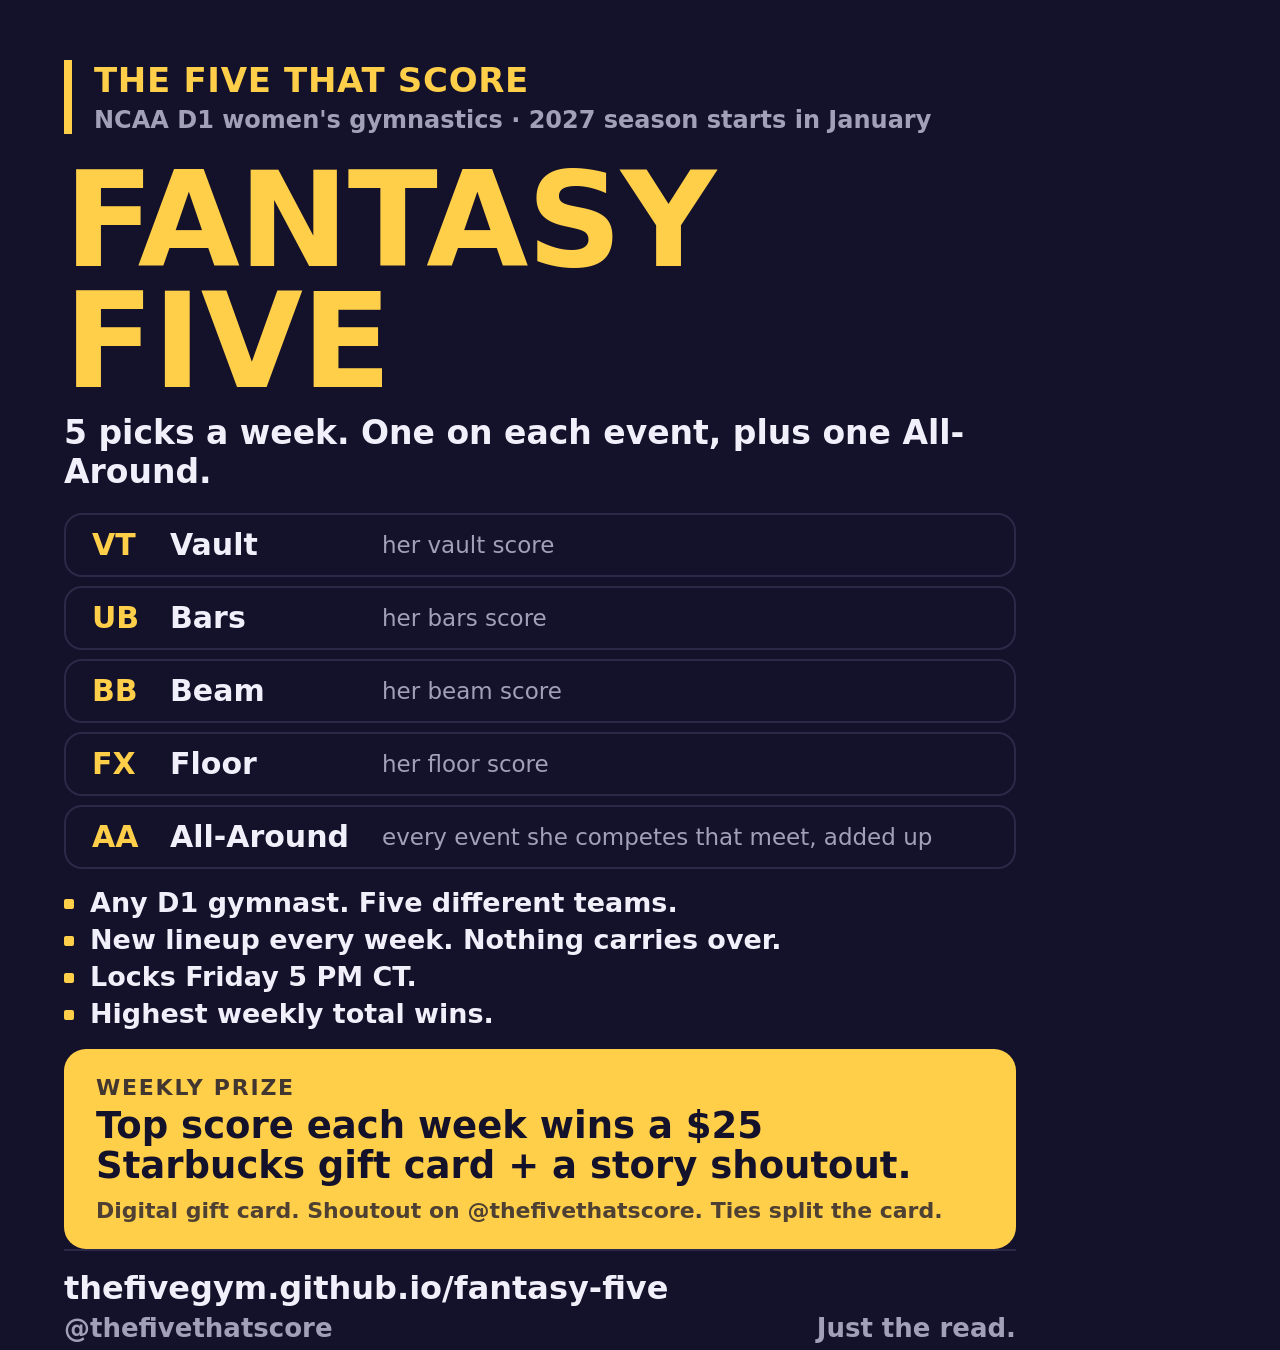
<file: assets/promo/promo.html>
<!doctype html>
<html><head><meta charset="utf-8">
<style>
:root{--navy:#14112b;--gold:#ffcf4a;--ink:#f1effa;--mute:#a29fb8;--line:#2c2847;--card:#1a1730}
*{box-sizing:border-box;margin:0;padding:0}
html,body{background:var(--navy);color:var(--ink);font-family:system-ui,-apple-system,"Segoe UI",Roboto,Arial,sans-serif;font-variant-numeric:tabular-nums}
.c{position:relative;overflow:hidden;background:var(--navy);display:flex;flex-direction:column}
.kick{border-left:8px solid var(--gold);padding-left:22px}
.kick .t{color:var(--gold);font-weight:900;letter-spacing:.02em}
.kick .s{color:var(--mute);font-weight:600;margin-top:6px}
h1{font-weight:900;color:var(--gold);line-height:.92;letter-spacing:-.01em}
.lede{font-weight:700;color:var(--ink)}
.slots{display:flex;flex-direction:column}
.slot{display:flex;align-items:center;border:2px solid var(--line);border-radius:18px}
.slot .k{color:var(--gold);font-weight:900}
.slot .n{font-weight:800}
.slot .d{color:var(--mute);font-weight:500}
.rules{list-style:none;display:flex;flex-direction:column}
.rules li{display:flex;gap:16px;font-weight:600}
.rules li::before{content:"";flex:none;width:10px;height:10px;border-radius:2px;background:var(--gold);margin-top:.45em}
.rules b{color:var(--ink);font-weight:800}
.prize{background:var(--gold);color:var(--navy);border-radius:22px}
.prize .lab{font-weight:900;letter-spacing:.08em;opacity:.8}
.prize .big{font-weight:900;line-height:1.08}
.prize .fine{font-weight:700;opacity:.75}
.foot{display:flex;justify-content:space-between;align-items:flex-end;border-top:2px solid var(--line)}
.url{color:var(--ink);font-weight:800}
.hand{color:var(--mute);font-weight:700}
.tag{color:var(--mute);font-weight:600}
/* ---------- IG feed 1080x1350 ---------- */
.feed{width:1080px;height:1350px;padding:60px 64px 52px}
.feed .kick .t{font-size:34px}.feed .kick .s{font-size:24px}
.feed h1{font-size:132px;margin:26px 0 10px}
.feed .lede{font-size:33px;margin-bottom:22px}
.feed .slots{gap:9px}
.feed .slot{height:64px;padding:0 26px;gap:22px}.feed .slot .k{font-size:30px;width:56px}.feed .slot .n{font-size:30px;width:190px}.feed .slot .d{font-size:23px}
.feed .rules{gap:6px;margin:18px 0 20px;font-size:27px;color:var(--ink)}
.feed .prize{padding:26px 32px}.feed .prize .lab{font-size:22px}.feed .prize .big{font-size:37px;margin:6px 0 12px}.feed .prize .fine{font-size:22px}
.feed .foot{margin-top:auto;padding-top:18px}.feed .url{font-size:32px}.feed .hand{font-size:26px;margin-top:6px}.feed .tag{font-size:26px}
/* ---------- IG story 1080x1920 (text kept inside y 250..1670) ---------- */
.story{width:1080px;height:1920px;padding:256px 72px 0}
.story .kick .t{font-size:38px}.story .kick .s{font-size:27px}
.story h1{font-size:128px;margin:30px 0 12px}
.story .lede{font-size:31px;margin-bottom:24px}
.story .slots{gap:10px}
.story .slot{height:76px;padding:0 26px;gap:20px}.story .slot .k{font-size:33px;width:62px}.story .slot .n{font-size:32px;width:196px}.story .slot .d{font-size:23px}
.story .rules{gap:8px;margin:22px 0 22px;font-size:30px}
.story .prize{padding:30px 34px}.story .prize .lab{font-size:24px}.story .prize .big{font-size:38px;margin:8px 0 12px}.story .prize .fine{font-size:24px}
.story .foot{margin-top:26px;padding-top:22px}.story .url{font-size:34px}.story .hand{font-size:28px;margin-top:6px}.story .tag{font-size:28px}
/* ---------- X 1600x900 ---------- */
.x{width:1600px;height:900px;padding:46px 64px 40px}
.x .cols{display:grid;grid-template-columns:800px 1fr;gap:44px;flex:1}
.x .kick .t{font-size:30px}.x .kick .s{font-size:22px}
.x h1{font-size:108px;margin:18px 0 8px}
.x .lede{font-size:28px;margin-bottom:18px}
.x .slots{gap:8px}
.x .slot{height:62px;padding:0 24px;gap:20px}.x .slot .k{font-size:28px;width:52px}.x .slot .n{font-size:28px;width:170px}.x .slot .d{font-size:20px}
.x .rules{gap:18px;margin:4px 0 0;font-size:25px}
.x .prize{padding:30px 34px;flex:1;margin-top:28px;display:flex;flex-direction:column;justify-content:center}.x .prize .lab{font-size:22px}.x .prize .big{font-size:46px;margin:12px 0 20px}.x .prize .fine{font-size:21px;line-height:1.35}
.x .foot{padding-top:16px;margin-top:20px}.x .url{font-size:30px}.x .hand{font-size:24px;margin-top:4px}.x .tag{font-size:24px}
/* ---------- Link card 1200x630 (1.91:1; text centered, kept inside x 60..1140) ---------- */
.card{width:1200px;height:630px;padding:44px 70px 34px;align-items:center;text-align:center}
.card .kick{border-left:none;padding-left:0}.card .kick .t{font-size:26px;letter-spacing:.14em}.card .kick .s{font-size:20px;margin-top:4px}
.card h1{font-size:112px;margin:14px 0 6px}
.card .lede{font-size:30px;margin-bottom:22px}
.card .chips{display:flex;gap:14px;justify-content:center}
.card .chip{border:2px solid var(--line);border-radius:14px;padding:10px 20px;font-size:26px;font-weight:800}.card .chip b{color:var(--gold);font-weight:900;margin-right:10px}
.card .sub{font-size:24px;font-weight:600;color:var(--mute);margin:16px 0 18px}.card .sub b{color:var(--ink);font-weight:800}
.card .prize{padding:14px 30px;border-radius:16px}.card .prize .big{font-size:28px;line-height:1.2}
.card .foot{width:100%;margin-top:auto;padding-top:14px;align-items:center}.card .url{font-size:26px}.card .hand{font-size:22px}.card .tag{font-size:22px}
.x .right{display:flex;flex-direction:column;padding:14px 0 0}
</style></head><body>
<template id="kick"><div class="kick"><div class="t">THE FIVE THAT SCORE</div><div class="s">NCAA D1 women's gymnastics · 2027 season starts in January</div></div></template>
<template id="slots"><div class="slots">
  <div class="slot"><span class="k">VT</span><span class="n">Vault</span><span class="d">her vault score</span></div>
  <div class="slot"><span class="k">UB</span><span class="n">Bars</span><span class="d">her bars score</span></div>
  <div class="slot"><span class="k">BB</span><span class="n">Beam</span><span class="d">her beam score</span></div>
  <div class="slot"><span class="k">FX</span><span class="n">Floor</span><span class="d">her floor score</span></div>
  <div class="slot"><span class="k">AA</span><span class="n">All-Around</span><span class="d">every event she competes that meet, added up</span></div>
</div></template>
<template id="rules"><ul class="rules">
  <li><span><b>Any D1 gymnast.</b> Five different teams.</span></li>
  <li><span><b>New lineup every week.</b> Nothing carries over.</span></li>
  <li><span><b>Locks Friday 5 PM CT.</b></span></li>
  <li><span><b>Highest weekly total wins.</b></span></li>
</ul></template>
<template id="prize"><div class="prize"><div class="lab">WEEKLY PRIZE</div><div class="big">Top score each week wins a $25<br>Starbucks gift card + a story shoutout.</div><div class="fine">Digital gift card. Shoutout on @thefivethatscore. Ties split the card.</div></div></template>
<template id="foot"><div class="foot"><div><div class="url">thefivegym.github.io/fantasy-five</div><div class="hand">@thefivethatscore</div></div><div class="tag">Just the read.</div></div></template>
<div id="root"></div>
<script>
const f = new URLSearchParams(location.search).get('f') || 'feed';
const T = id => document.getElementById(id).innerHTML;
const c = document.createElement('div'); c.className = 'c ' + f;
const head = `${T('kick')}<h1>FANTASY FIVE</h1><div class="lede">5 picks a week. One on each event, plus one All-Around.</div>`;
c.innerHTML = f === 'card'
  ? `${T('kick')}<h1>FANTASY FIVE</h1><div class="lede">5 picks a week. One on each event, plus one All-Around.</div><div class="chips"><span class="chip"><b>VT</b>Vault</span><span class="chip"><b>UB</b>Bars</span><span class="chip"><b>BB</b>Beam</span><span class="chip"><b>FX</b>Floor</span><span class="chip"><b>AA</b>All-Around</span></div><div class="sub"><b>Any D1 gymnast.</b> Five different teams. New lineup every week.</div><div class="prize"><div class="big">Weekly prize: $25 Starbucks gift card + a story shoutout</div></div><div class="foot"><div class="url">thefivegym.github.io/fantasy-five</div><div class="hand">@thefivethatscore</div><div class="tag">Just the read.</div></div>`
  : f === 'x'
  ? `<div class="cols"><div>${head}${T('slots')}</div><div class="right">${T('rules')}${T('prize')}</div></div>${T('foot')}`
  : `${head}${T('slots')}${T('rules')}${T('prize')}${T('foot')}`;
if (f === 'x') c.querySelector('.prize .big').innerHTML = 'Top score each week<br>wins a $25 Starbucks<br>gift card + a story<br>shoutout.';
if (f === 'x') c.querySelector('.prize .fine').innerHTML = 'Digital gift card. Ties split the card;<br>all tied get the shoutout on @thefivethatscore.';
document.getElementById('root').append(c);
// overflow report for the checker
const r = c.getBoundingClientRect(), bad = [];
c.querySelectorAll('*').forEach(e => { const b = e.getBoundingClientRect(); if (b.width && (b.right > r.right + .5 || b.bottom > r.bottom + .5 || e.scrollWidth > e.clientWidth + 1 && getComputedStyle(e).overflow !== 'visible')) bad.push(e.className || e.tagName); });
const txt = [...c.querySelectorAll('.kick,h1,.lede,.slot,.rules li,.prize,.foot')].map(e => e.getBoundingClientRect());
document.title = JSON.stringify({ f, bad, top: Math.min(...txt.map(b => b.top)), bottom: Math.max(...txt.map(b => b.bottom)), footBottom: c.querySelector('.foot').getBoundingClientRect().bottom, lastAboveFoot: Math.max(...[...c.querySelectorAll('.prize,.rules')].map(e => e.getBoundingClientRect().bottom)), footTop: c.querySelector('.foot').getBoundingClientRect().top });
</script></body></html>
</file>
<file: assets/style.css>
/* Fantasy Five — matches the live scoreboard palette (thefivegym.github.io/live-scoreboard) */
:root {
  --bg: #f5f4fa; --card: #fff; --ink: #17142b; --muted: #6b6880; --line: #e6e3f0;
  --brand: #14112b; --accent: #ffcf4a; --live: #e5243b; --final: #2a2740; --up: #3a6df0; --ok: #1f8a4c;
  --radius: 14px; --shadow: 0 1px 2px rgba(20,17,43,.06), 0 4px 16px rgba(20,17,43,.06);
  font-family: system-ui, -apple-system, "Segoe UI", Roboto, "Helvetica Neue", Arial, sans-serif;
  -webkit-text-size-adjust: 100%;
}
@media (prefers-color-scheme: dark) {
  :root { --bg: #0e0c1c; --card: #1a1730; --ink: #f1effa; --muted: #a29fb8; --line: #2c2847; --final: #cfcbe6; --shadow: none; }
}
* { box-sizing: border-box; }
html, body { margin: 0; background: var(--bg); color: var(--ink); }
body { min-height: 100vh; display: flex; flex-direction: column; }
a { color: var(--up); }
.wrap { width: 100%; max-width: 980px; margin: 0 auto; padding: 0 14px; }
main.wrap { flex: 1; padding-top: 12px; padding-bottom: 30px; }
.muted { color: var(--muted); }
.num { font-variant-numeric: tabular-nums; }
h2 { font-size: 1.15rem; margin: 14px 0 8px; }
h3 { font-size: 1rem; margin: 10px 0 6px; }

.site-header { background: var(--brand); color: #fff; padding: 14px 0 0; padding-top: max(14px, env(safe-area-inset-top)); }
.site-header .top { display: flex; flex-wrap: wrap; align-items: baseline; justify-content: space-between; gap: 4px 12px; }
.site-header h1 { margin: 0; font-size: 1.12rem; line-height: 1.25; font-weight: 700; }
.site-header h1 a { color: inherit; text-decoration: none; }
.site-header .brand { color: var(--accent); }
.site-header .dash { opacity: .6; }
.handle { color: #cfcaf5; text-decoration: none; font-size: .9rem; font-weight: 600; }
.handle:hover { color: #fff; text-decoration: underline; }
.tabs { display: flex; gap: 2px; overflow-x: auto; margin-top: 10px; scrollbar-width: none; }
.tabs a { color: #cfcaf5; text-decoration: none; font-weight: 600; font-size: .9rem; padding: 9px 12px 10px; border-bottom: 3px solid transparent; white-space: nowrap; }
.tabs a.on { color: #fff; border-bottom-color: var(--accent); }

.banner { background: #fff6d6; color: #4a3b00; border: 1px solid #f0dc8c; border-radius: 12px; padding: 10px 12px; margin: 6px 0 10px; font-size: .9rem; line-height: 1.5; }
.banner a { color: #6b4e00; font-weight: 600; }
.banner.err { background: #ffe8ea; border-color: #f3b4bb; color: #6d0f19; }
.demo-tag { display: inline-block; background: var(--accent); color: var(--brand); font-weight: 800; font-size: .7rem; letter-spacing: .08em; padding: 2px 7px; border-radius: 6px; vertical-align: middle; }

.card { background: var(--card); border-radius: var(--radius); box-shadow: var(--shadow); border: 1px solid var(--line); padding: 14px; margin-bottom: 12px; }
.card h2:first-child, .card h3:first-child { margin-top: 0; }
.kpi { display: flex; flex-wrap: wrap; gap: 18px; align-items: baseline; }
.kpi .big { font-size: 2rem; font-weight: 800; font-variant-numeric: tabular-nums; letter-spacing: -.01em; }
.countdown { font-size: 1.6rem; font-weight: 800; font-variant-numeric: tabular-nums; }
ol.rules { margin: 0; padding-left: 20px; line-height: 1.6; }
.links { display: flex; flex-wrap: wrap; gap: 8px; }
.btn { display: inline-flex; align-items: center; justify-content: center; gap: 6px; border: 1px solid var(--line); background: var(--card); color: var(--ink); border-radius: 10px; min-height: 40px; padding: 0 14px; font: inherit; font-weight: 600; font-size: .9rem; cursor: pointer; text-decoration: none; }
.btn.primary { background: var(--brand); color: #fff; border-color: var(--brand); }
@media (prefers-color-scheme: dark) { .btn.primary { background: var(--accent); color: var(--brand); border-color: var(--accent); } }
.btn:disabled { opacity: .45; cursor: not-allowed; }
.btn.small { min-height: 30px; padding: 0 9px; font-size: .8rem; }

.controls { display: flex; flex-wrap: wrap; gap: 8px; margin: 6px 0 10px; }
.controls input, .controls select { height: 40px; border: 1px solid var(--line); border-radius: 10px; background: var(--card); color: var(--ink); font: inherit; font-size: .9rem; padding: 0 10px; }
.controls input[type=search] { flex: 1 1 200px; }
.count { font-size: .85rem; color: var(--muted); margin: 0 2px 8px; }

table.t { width: 100%; border-collapse: collapse; font-size: .88rem; }
table.t th, table.t td { padding: 7px 6px; border-bottom: 1px solid var(--line); text-align: left; vertical-align: middle; }
table.t th { font-size: .72rem; text-transform: uppercase; letter-spacing: .05em; color: var(--muted); font-weight: 700; position: sticky; top: 0; background: var(--card); }
table.t td.n, table.t th.n { text-align: right; font-variant-numeric: tabular-nums; }
table.t tr.me td { background: color-mix(in srgb, var(--accent) 22%, transparent); }
.tscroll { overflow-x: auto; }
.sub { font-size: .76rem; color: var(--muted); }
.pill { display: inline-block; font-size: .68rem; font-weight: 700; padding: 1px 6px; border-radius: 999px; background: var(--line); color: var(--muted); }
.pill.new { background: color-mix(in srgb, var(--up) 15%, transparent); color: var(--up); }
.pill.zero { background: color-mix(in srgb, var(--live) 12%, transparent); color: var(--live); }

/* builder */
.board { display: grid; grid-template-columns: 1fr; gap: 10px; }
@media (min-width: 720px) { .board { grid-template-columns: repeat(4, 1fr); } }
.evcol { background: var(--card); border: 1px solid var(--line); border-radius: var(--radius); padding: 10px; box-shadow: var(--shadow); }
.evcol h3 { display: flex; justify-content: space-between; margin: 0 0 8px; font-size: .95rem; }
.slot { display: flex; align-items: center; gap: 6px; min-height: 46px; border: 1px dashed var(--line); border-radius: 10px; padding: 5px 8px; margin-bottom: 6px; cursor: pointer; background: transparent; width: 100%; text-align: left; color: inherit; font: inherit; }
.slot.filled { border-style: solid; }
.slot .nm { flex: 1; min-width: 0; font-weight: 600; font-size: .86rem; line-height: 1.2; overflow: hidden; text-overflow: ellipsis; }
.slot .nm small { display: block; font-weight: 400; color: var(--muted); font-size: .74rem; }
.slot .pj { font-variant-numeric: tabular-nums; font-size: .82rem; color: var(--muted); }
.slot .x { border: 0; background: none; color: var(--muted); font-size: 1.1rem; cursor: pointer; padding: 0 2px; }
.sticky-bar { position: sticky; bottom: 0; background: color-mix(in srgb, var(--bg) 92%, transparent); backdrop-filter: blur(8px); border-top: 1px solid var(--line); padding: 10px 0; margin-top: 12px; padding-bottom: max(10px, env(safe-area-inset-bottom)); }
.sticky-bar .wrap { display: flex; flex-wrap: wrap; gap: 8px; align-items: center; justify-content: space-between; }
.errors { color: var(--live); font-size: .85rem; margin: 6px 0; padding-left: 18px; }
.ok { color: var(--ok); font-size: .85rem; }
dialog.picker { width: min(620px, 96vw); max-height: 86vh; border: 1px solid var(--line); border-radius: var(--radius); background: var(--card); color: var(--ink); padding: 0; }
dialog.picker::backdrop { background: rgba(10,8,25,.5); }
.picker .ph { padding: 12px; border-bottom: 1px solid var(--line); position: sticky; top: 0; background: var(--card); }
.picker .pl { overflow-y: auto; max-height: 62vh; }
.picker .row { display: flex; gap: 8px; align-items: center; width: 100%; padding: 9px 12px; border: 0; border-bottom: 1px solid var(--line); background: none; color: inherit; font: inherit; text-align: left; cursor: pointer; }
.picker .row:disabled { opacity: .4; cursor: default; }
.picker .row .nm { flex: 1; }
textarea.json { width: 100%; min-height: 120px; font: .78rem ui-monospace, monospace; border: 1px solid var(--line); border-radius: 10px; background: var(--card); color: var(--ink); padding: 8px; }

.site-footer { border-top: 1px solid var(--line); padding: 16px 0 28px; font-size: .8rem; color: var(--muted); line-height: 1.55; }
.site-footer p { margin: 4px 0; }
canvas.cardcanvas { width: 100%; max-width: 540px; height: auto; border-radius: 12px; box-shadow: var(--shadow); display: block; }
.slot.clash { border-color: var(--live); background: color-mix(in srgb, var(--live) 8%, transparent); }
.slotlab { display: inline-block; min-width: 34px; font-weight: 800; font-size: .78rem; color: var(--muted); letter-spacing: .04em; }
#board .slot { min-height: 54px; }

/* weekly prize line (home, leaderboard) */
.prize-line { margin: 12px 0 2px; padding: 10px 14px; border-left: 5px solid var(--accent); background: color-mix(in srgb, var(--accent) 16%, transparent); border-radius: 8px; font-weight: 600; }

/* sign-up form */
.field { display: flex; flex-direction: column; gap: 6px; margin: 6px 0 10px; font-size: .92rem; }
.field input { font: inherit; padding: 10px 12px; border: 1px solid var(--line); border-radius: 10px; background: var(--card); color: var(--ink); max-width: 420px; }
.check { display: flex; gap: 8px; align-items: center; font-size: .92rem; margin-bottom: 8px; }
#err { color: var(--live); min-height: 1em; }
#err.ok { color: var(--ok); font-size: .95rem; font-weight: 700; }
.hp { position: absolute; left: -10000px; width: 1px; height: 1px; overflow: hidden; }
.signup-note { margin: 4px 0 10px; padding: 8px 12px; border-left: 4px solid var(--accent); border-radius: 6px; font-size: .9rem; }
</file>
